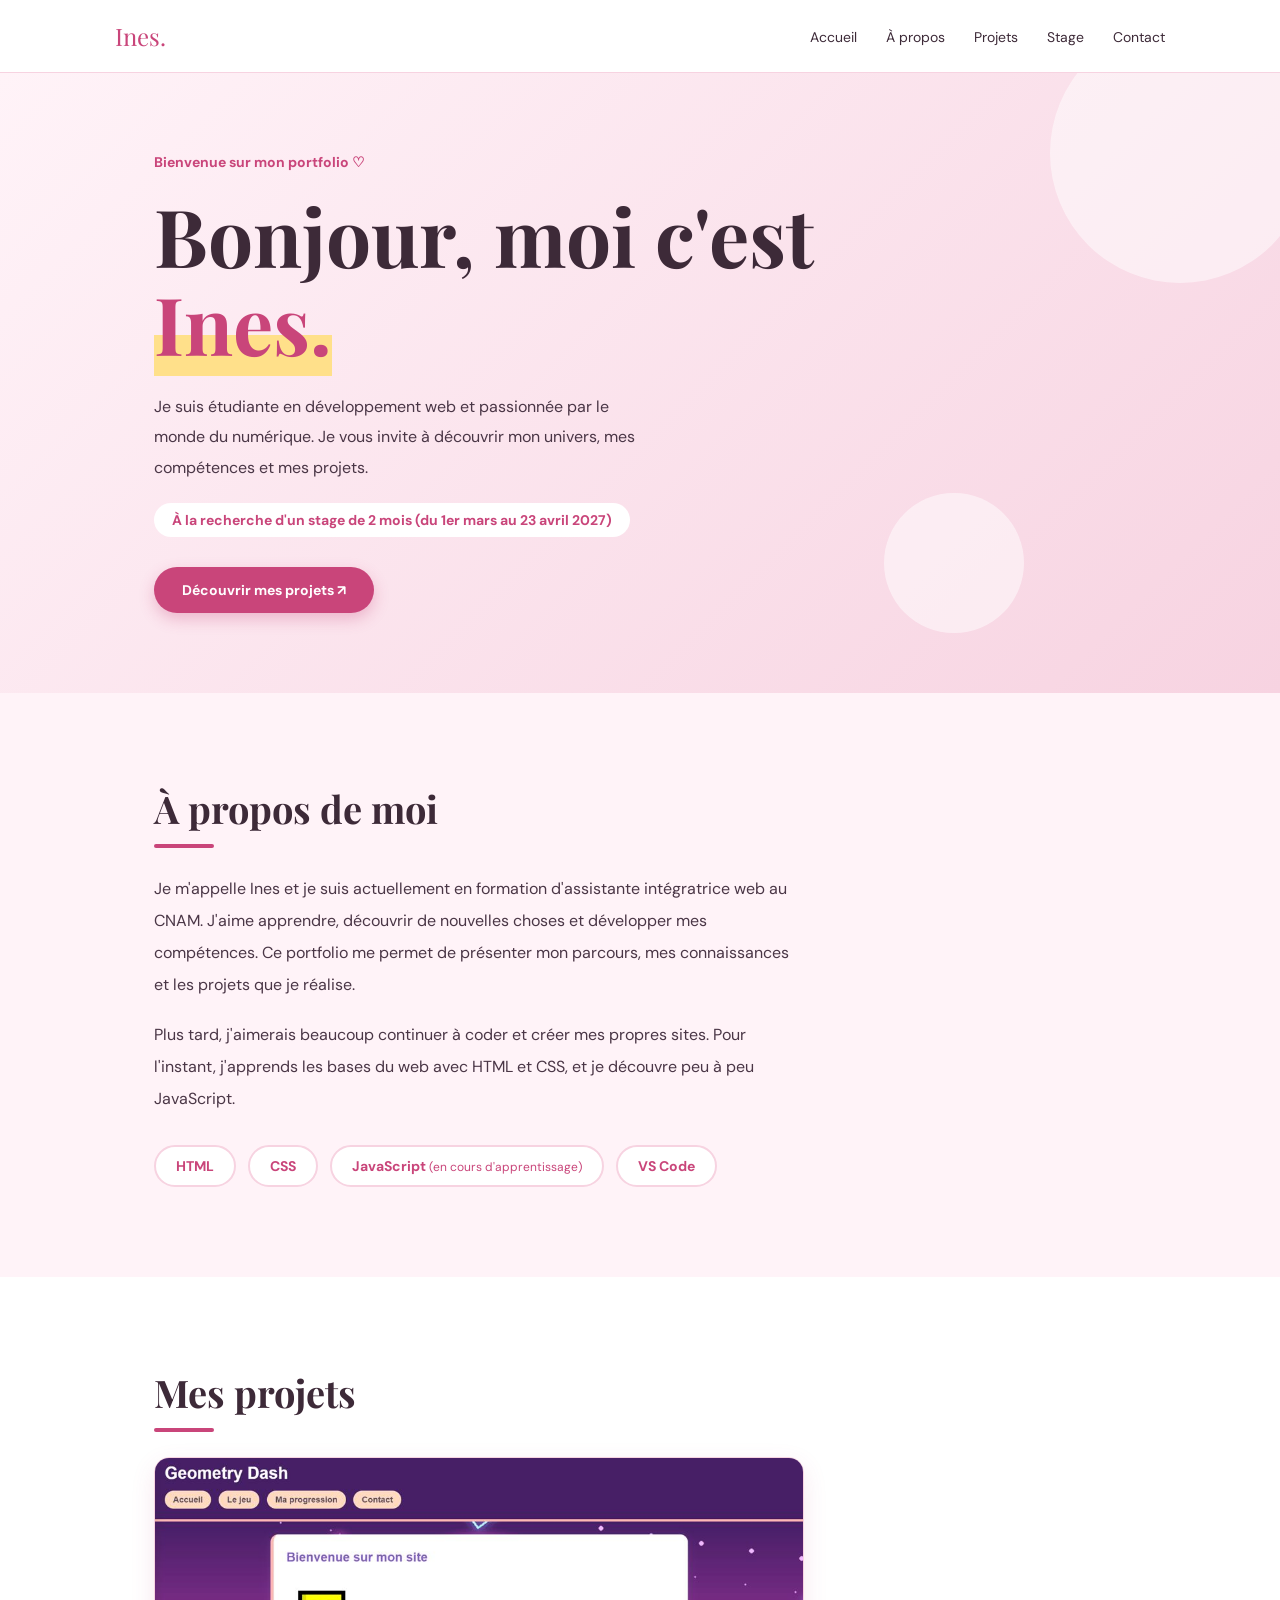
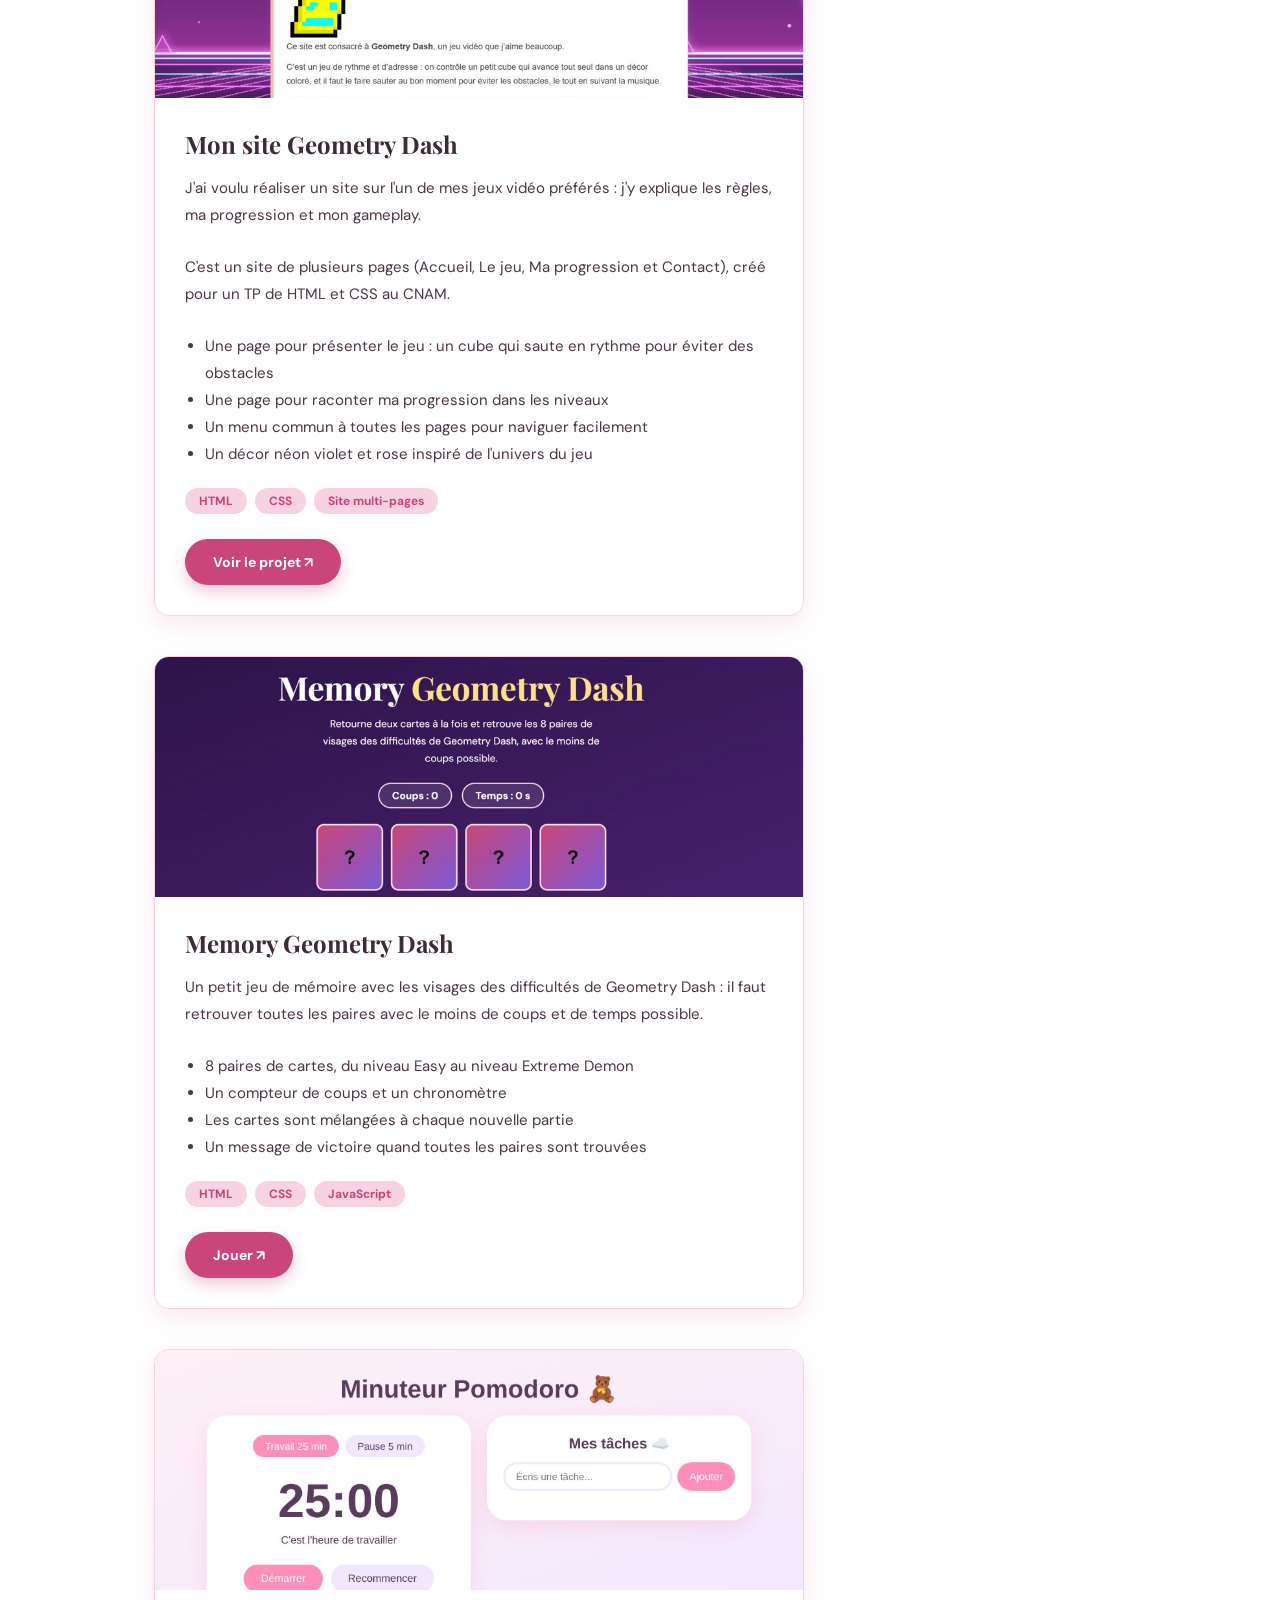
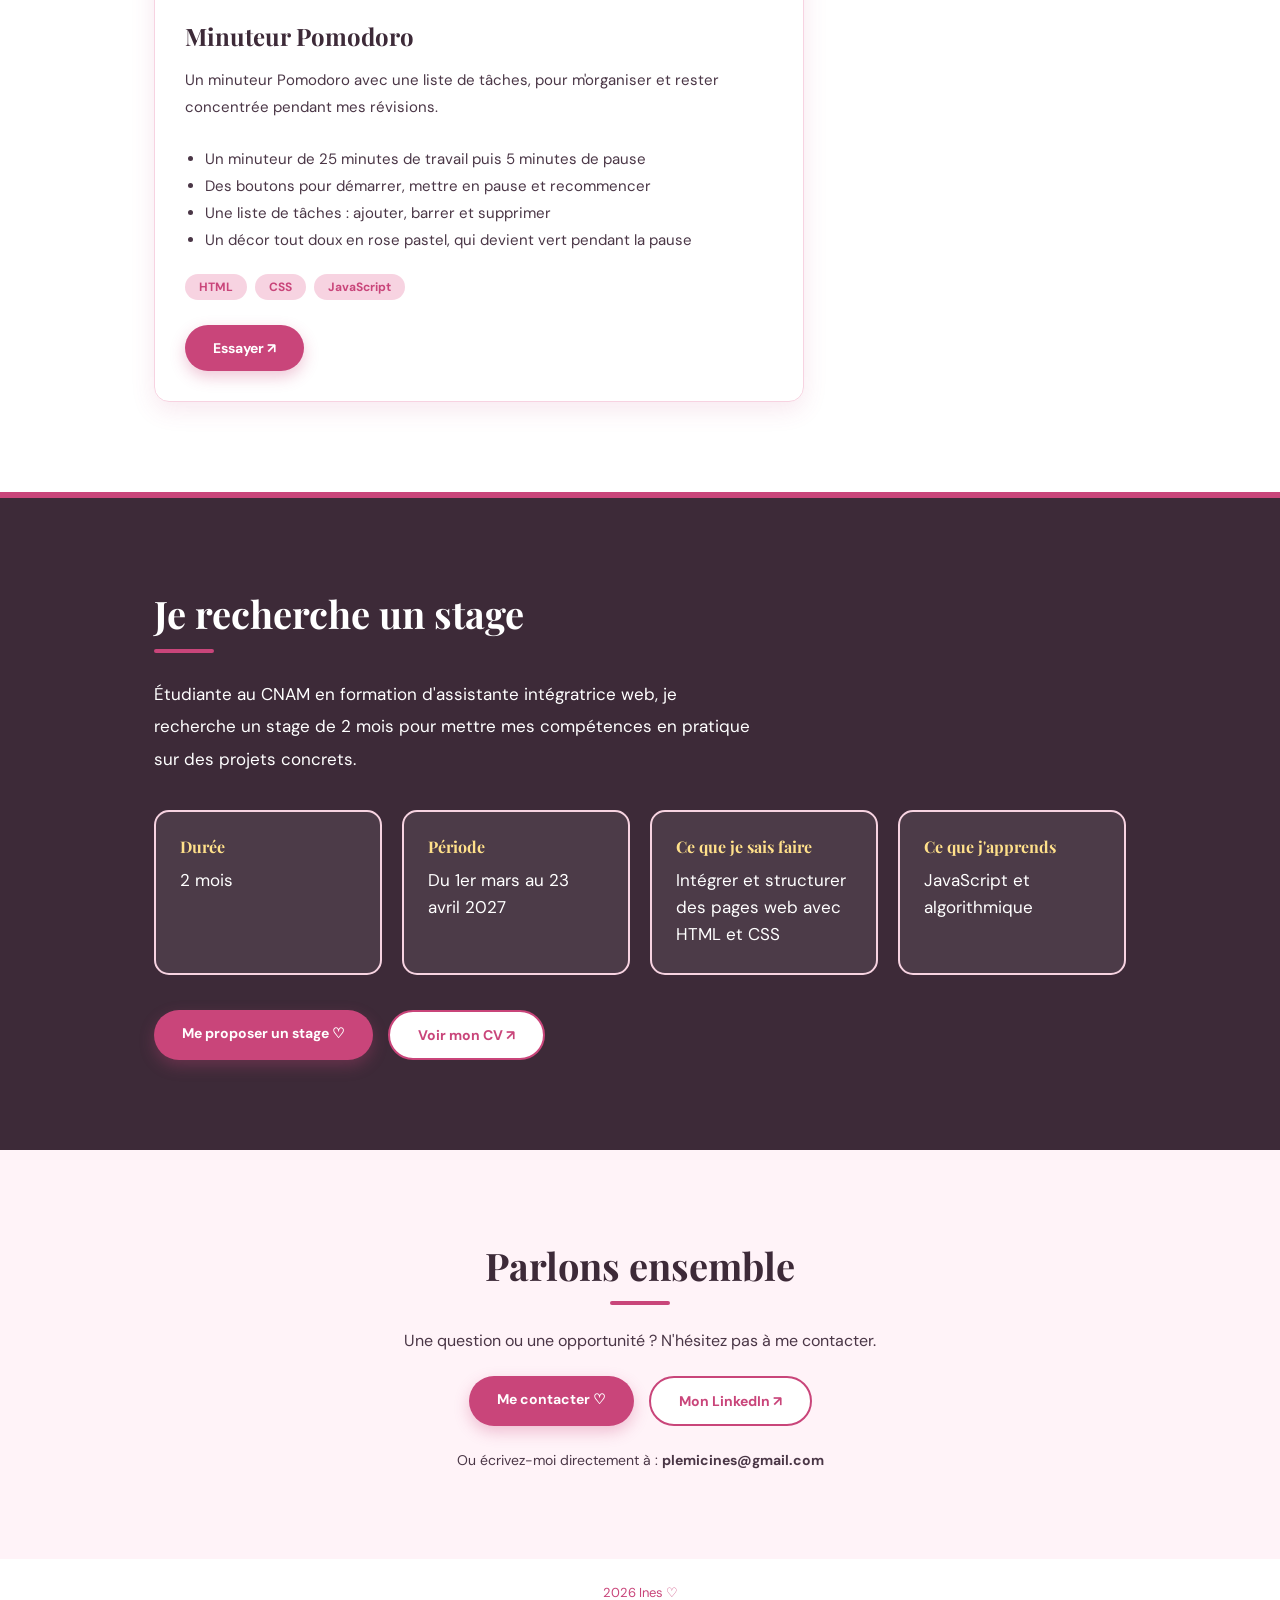
<file: index.html>
<!DOCTYPE html>
<html lang="fr">
<head>
<meta charset="UTF-8">
<meta name="viewport" content="width=device-width, initial-scale=1.0">
<title>Ines · Portfolio</title>

<link rel="preconnect" href="https://fonts.googleapis.com">
<link href="https://fonts.googleapis.com/css2?family=DM+Sans:wght@400;500;700&family=Playfair+Display:wght@500;700&display=swap" rel="stylesheet">

<style>
:root {
  --rose: #f7d3e1;
  --rose-clair: #fff3f8;
  --framboise: #c9457a;
  --jaune: #ffe08a;
  --fonce: #3d2a38;
}

* {
  margin: 0;
  padding: 0;
  box-sizing: border-box;
}

html {
  scroll-behavior: smooth;
}

body {
  font-family: 'DM Sans', sans-serif;
  background: white;
  color: #4a3646;
  overflow-x: hidden;
}

h1, h2, h3, .logo {
  font-family: 'Playfair Display', serif;
  color: var(--fonce);
}

nav {
  display: flex;
  justify-content: space-between;
  align-items: center;
  padding: 20px 9%;
  background: rgba(255, 255, 255, 0.95);
  border-bottom: 1px solid var(--rose);
  position: sticky;
  top: 0;
  z-index: 10;
}

.logo {
  font-size: 24px;
  color: var(--framboise);
}

nav a {
  text-decoration: none;
  color: var(--fonce);
  margin-left: 25px;
  font-size: 14px;
  transition: 0.3s;
}

nav a:hover {
  color: var(--framboise);
}

.hero {
  position: relative;  overflow: hidden;
  min-height: 600px;
  display: flex;
  flex-direction: column;
  justify-content: center;
  padding: 80px 12%;
  background: linear-gradient(135deg, var(--rose-clair), var(--rose));
}

.bulle {
  position: absolute;
  border-radius: 50%;
  background: white;
  opacity: 0.5;
  animation: flotte 7s ease-in-out infinite;
}

.bulle1 { width: 260px; height: 260px; top: -50px; right: -30px; }
.bulle2 { width: 140px; height: 140px; bottom: 60px; right: 20%; animation-delay: 3s; }

@keyframes flotte {
  0%, 100% { transform: translateY(0); }
  50%      { transform: translateY(-20px); }
}

.hero .tag, .hero h1, .hero .description, .hero .stage, .hero .btn {
  position: relative;
  z-index: 1;
}

.tag {
  color: var(--framboise);
  font-size: 14px;
  font-weight: 700;
  margin-bottom: 20px;
}

h1 {
  font-size: clamp(44px, 7vw, 80px);
  line-height: 1.1;
  max-width: 700px;
}

h1 span {
  color: var(--framboise);
  background: linear-gradient(transparent 62%, var(--jaune) 62%);
}

.description {
  line-height: 1.9;
  max-width: 500px;
  margin: 25px 0 30px;
  font-size: 16px;
}

.btn {
  display: inline-block;
  width: fit-content;
  padding: 14px 28px;
  background: var(--framboise);
  color: white;
  border-radius: 30px;
  box-shadow: 0 6px 15px rgba(201, 69, 122, 0.3);
  text-decoration: none;
  font-size: 14px;
  font-weight: 700;
  transition: 0.3s;
}

.btn:hover {
  transform: translateY(-3px);
  box-shadow: 0 10px 20px rgba(201, 69, 122, 0.35);
}

section {
  padding: 90px 12%;
}

h2 {
  font-size: 38px;
  margin-bottom: 25px;
}

h2::after {
  content: "";
  display: block;
  width: 60px;
  height: 4px;
  background: var(--framboise);
  border-radius: 2px;
  margin-top: 10px;
}

.about {
  background: var(--rose-clair);
}

.about p {
  line-height: 2;
  max-width: 650px;
}

.skills {
  display: flex;
  flex-wrap: wrap;
  gap: 12px;
  margin-top: 30px;
}

.skills span {
  background: white;
  border: 2px solid var(--rose);
  padding: 10px 20px;
  border-radius: 30px;
  color: var(--framboise);
  font-size: 14px;
  font-weight: 700;
  transition: 0.3s;
}

.skills span:hover {
  background: var(--rose);
  transform: translateY(-3px);
}

.project-card {
  border: 1px solid var(--rose);
  border-radius: 15px;
  overflow: hidden;
  max-width: 650px;
  box-shadow: 0 8px 25px rgba(201, 69, 122, 0.12);
  transition: 0.3s;
}

.project-card:hover {
  transform: translateY(-6px);
  box-shadow: 0 15px 35px rgba(201, 69, 122, 0.22);
}

.project-image img {
  display: block;
  width: 100%;
  height: 240px;
  object-fit: cover;  object-position: top;}

.project-info {
  padding: 30px;
}

.project-info h3 {
  font-size: 24px;
}

.project-info p {
  line-height: 1.8;
  font-size: 15px;
  margin: 15px 0 25px;
}

.contact {
  background: var(--rose-clair);
  text-align: center;
}

.contact h2::after {
  margin: 10px auto 0;}

.contact p {
  margin-bottom: 25px;
}

.contact .email {
  margin: 25px 0 0;
  font-size: 14px;
}

.contact .btn {
  margin: auto;
}

footer {
  text-align: center;
  padding: 25px;
  color: var(--framboise);
  font-size: 13px;
}

.stage {
  display: inline-block;
  width: fit-content;
  background: white;
  color: var(--framboise);
  font-size: 14px;
  font-weight: 700;
  padding: 8px 18px;
  border-radius: 30px;
  margin: -10px 0 30px;
  text-decoration: none;
}

.about .suite {
  margin-top: 18px;
}

.skills small {
  font-weight: 400;
  font-size: 12px;
}

.details {
  margin: 0 0 20px 20px;
  line-height: 1.8;
  font-size: 15px;
}

.tags {
  display: flex;
  flex-wrap: wrap;
  gap: 8px;
  margin-bottom: 25px;
}

.tags span {
  background: var(--rose);
  color: var(--framboise);
  padding: 5px 14px;
  border-radius: 20px;
  font-size: 12px;
  font-weight: 700;
}

.contact-btns {
  display: flex;
  flex-wrap: wrap;
  justify-content: center;
  gap: 15px;
}

.contact-btns .btn {
  margin: 0;
}

.btn-alt {
  background: white;
  color: var(--framboise);
  border: 2px solid var(--framboise);
  box-shadow: none;
}

.btn-alt:hover {
  background: var(--rose);
  box-shadow: none;
}

.project-card + .project-card {
  margin-top: 40px;
}

.stage-section {
  background: var(--fonce);
  color: white;
  border-top: 6px solid var(--framboise);
}

.stage-section h2 {
  color: white;
}

.stage-intro {
  max-width: 600px;
  line-height: 1.9;
  font-size: 17px;
}

.stage-cards {
  display: grid;
  grid-template-columns: repeat(auto-fit, minmax(220px, 1fr));
  gap: 20px;
  margin: 35px 0;
}

.stage-card {
  background: rgba(255, 255, 255, 0.08);
  border: 2px solid var(--rose);
  border-radius: 15px;
  padding: 24px;
}

.stage-card h3 {
  color: var(--jaune);
  font-size: 16px;
  margin-bottom: 10px;
}

.stage-card p {
  line-height: 1.6;
  font-size: 17px;
}

.stage-btns {
  display: flex;
  flex-wrap: wrap;
  gap: 15px;
}

@media (max-width: 650px) {
  nav {
    padding: 18px 5%;
  }

  nav a {
    margin-left: 10px;
    font-size: 12px;
  }

  .hero, section {
    padding: 70px 7%;
  }

  h2 {
    font-size: 30px;
  }
}
</style>
</head>

<body>

<nav>
  <div class="logo">Ines.</div>
  <div>
    <a href="#home">Accueil</a>
    <a href="#about">À propos</a>
    <a href="#projects">Projets</a>
    <a href="#stage">Stage</a>
    <a href="#contact">Contact</a>
  </div>
</nav>

<header class="hero" id="home">
  <div class="bulle bulle1"></div>
  <div class="bulle bulle2"></div>

  <div class="tag">Bienvenue sur mon portfolio ♡</div>

  <h1>Bonjour, moi c'est <span>Ines.</span></h1>

  <p class="description">
    Je suis étudiante en développement web
    et passionnée par le monde du numérique.
    Je vous invite à découvrir mon univers, mes compétences
    et mes projets.
  </p>

  <a href="#stage" class="stage">À la recherche d'un stage de 2 mois (du 1er mars au 23 avril 2027)</a>

  <a href="#projects" class="btn">Découvrir mes projets ↗</a>
</header>

<section class="about" id="about">
  <h2>À propos de moi</h2>

  <p>
    Je m'appelle Ines et je suis actuellement en formation
    d'assistante intégratrice web au CNAM.
    J'aime apprendre, découvrir de nouvelles choses
    et développer mes compétences.
    Ce portfolio me permet de présenter mon parcours,
    mes connaissances et les projets que je réalise.
  </p>

  <p class="suite">
    Plus tard, j'aimerais beaucoup continuer à coder
    et créer mes propres sites. Pour l'instant, j'apprends les bases
    du web avec HTML et CSS, et je découvre peu à peu JavaScript.
  </p>

  <div class="skills">
    <span>HTML</span>
    <span>CSS</span>
    <span>JavaScript <small>(en cours d'apprentissage)</small></span>
    <span>VS Code</span>
  </div>
</section>

<section id="projects">
  <h2>Mes projets</h2>

  <div class="project-card">
    <div class="project-image">
      <img src="[data-uri]" alt="Aperçu de mon site Geometry Dash">
    </div>

    <div class="project-info">
      <h3>Mon site Geometry Dash</h3>

      <p>
        J'ai voulu réaliser un site sur l'un de mes jeux vidéo préférés :
        j'y explique les règles, ma progression et mon gameplay.
      </p>

      <p>
        C'est un site de plusieurs pages (Accueil, Le jeu, Ma progression
        et Contact), créé pour un TP de HTML et CSS au CNAM.
      </p>

      <ul class="details">
        <li>Une page pour présenter le jeu : un cube qui saute en rythme pour éviter des obstacles</li>
        <li>Une page pour raconter ma progression dans les niveaux</li>
        <li>Un menu commun à toutes les pages pour naviguer facilement</li>
        <li>Un décor néon violet et rose inspiré de l'univers du jeu</li>
      </ul>

      <div class="tags">
        <span>HTML</span>
        <span>CSS</span>
        <span>Site multi-pages</span>
      </div>

      <a class="btn" href="https://plemicines-art.github.io/inesgluscevic.github.io/gdsite/indexgd" target="_blank">
        Voir le projet ↗
      </a>
    </div>
  </div>
  <div class="project-card">
    <div class="project-image">
      <img src="[data-uri]" alt="Aperçu de mon jeu Memory Geometry Dash">
    </div>

    <div class="project-info">
      <h3>Memory Geometry Dash</h3>

      <p>
        Un petit jeu de mémoire avec les visages des difficultés de Geometry Dash :
        il faut retrouver toutes les paires avec le moins de coups et de temps possible.
      </p>

      <ul class="details">
        <li>8 paires de cartes, du niveau Easy au niveau Extreme Demon</li>
        <li>Un compteur de coups et un chronomètre</li>
        <li>Les cartes sont mélangées à chaque nouvelle partie</li>
        <li>Un message de victoire quand toutes les paires sont trouvées</li>
      </ul>

      <div class="tags">
        <span>HTML</span>
        <span>CSS</span>
        <span>JavaScript</span>
      </div>

      <a class="btn" href="memory/memory.html" target="_blank">
        Jouer ↗
      </a>
    </div>
  </div>

  <div class="project-card">
    <div class="project-image">
      <img src="[data-uri]" alt="Aperçu de mon minuteur Pomodoro">
    </div>

    <div class="project-info">
      <h3>Minuteur Pomodoro</h3>

      <p>
        Un minuteur Pomodoro avec une liste de tâches, pour m'organiser
        et rester concentrée pendant mes révisions.
      </p>

      <ul class="details">
        <li>Un minuteur de 25 minutes de travail puis 5 minutes de pause</li>
        <li>Des boutons pour démarrer, mettre en pause et recommencer</li>
        <li>Une liste de tâches : ajouter, barrer et supprimer</li>
        <li>Un décor tout doux en rose pastel, qui devient vert pendant la pause</li>
      </ul>

      <div class="tags">
        <span>HTML</span>
        <span>CSS</span>
        <span>JavaScript</span>
      </div>

      <a class="btn" href="pomodoro/pomodoro.html" target="_blank">
        Essayer ↗
      </a>
    </div>
  </div>
</section>

<section class="stage-section" id="stage">
  <h2>Je recherche un stage</h2>

  <p class="stage-intro">
    Étudiante au CNAM en formation d'assistante intégratrice web,
    je recherche un stage de 2 mois pour mettre mes compétences
    en pratique sur des projets concrets.
  </p>

  <div class="stage-cards">
    <div class="stage-card">
      <h3>Durée</h3>
      <p>2 mois</p>
    </div>
    <div class="stage-card">
      <h3>Période</h3>
      <p>Du 1er mars au 23 avril 2027</p>
    </div>
    <div class="stage-card">
      <h3>Ce que je sais faire</h3>
      <p>Intégrer et structurer des pages web avec HTML et CSS</p>
    </div>
    <div class="stage-card">
      <h3>Ce que j'apprends</h3>
      <p>JavaScript et algorithmique</p>
    </div>
  </div>

  <div class="stage-btns">
    <a href="https://mail.google.com/mail/?view=cm&to=plemicines@gmail.com" target="_blank" class="btn">Me proposer un stage ♡</a>
    <a href="cv-ines-gluscevic.pdf" target="_blank" class="btn btn-alt">Voir mon CV ↗</a>
  </div>
</section>

<section class="contact" id="contact">
  <h2>Parlons ensemble</h2>

  <p>Une question ou une opportunité ? N'hésitez pas à me contacter.</p>

  <div class="contact-btns">
    <a href="https://mail.google.com/mail/?view=cm&to=plemicines@gmail.com" target="_blank" class="btn">Me contacter ♡</a>
    <a href="https://www.linkedin.com/in/ines-gluscevic" target="_blank" class="btn btn-alt">Mon LinkedIn ↗</a>
  </div>

  <p class="email">Ou écrivez-moi directement à : <strong>plemicines@gmail.com</strong></p>
</section>

<footer>
  2026 Ines ♡
</footer>

</body>
</html>
</file>
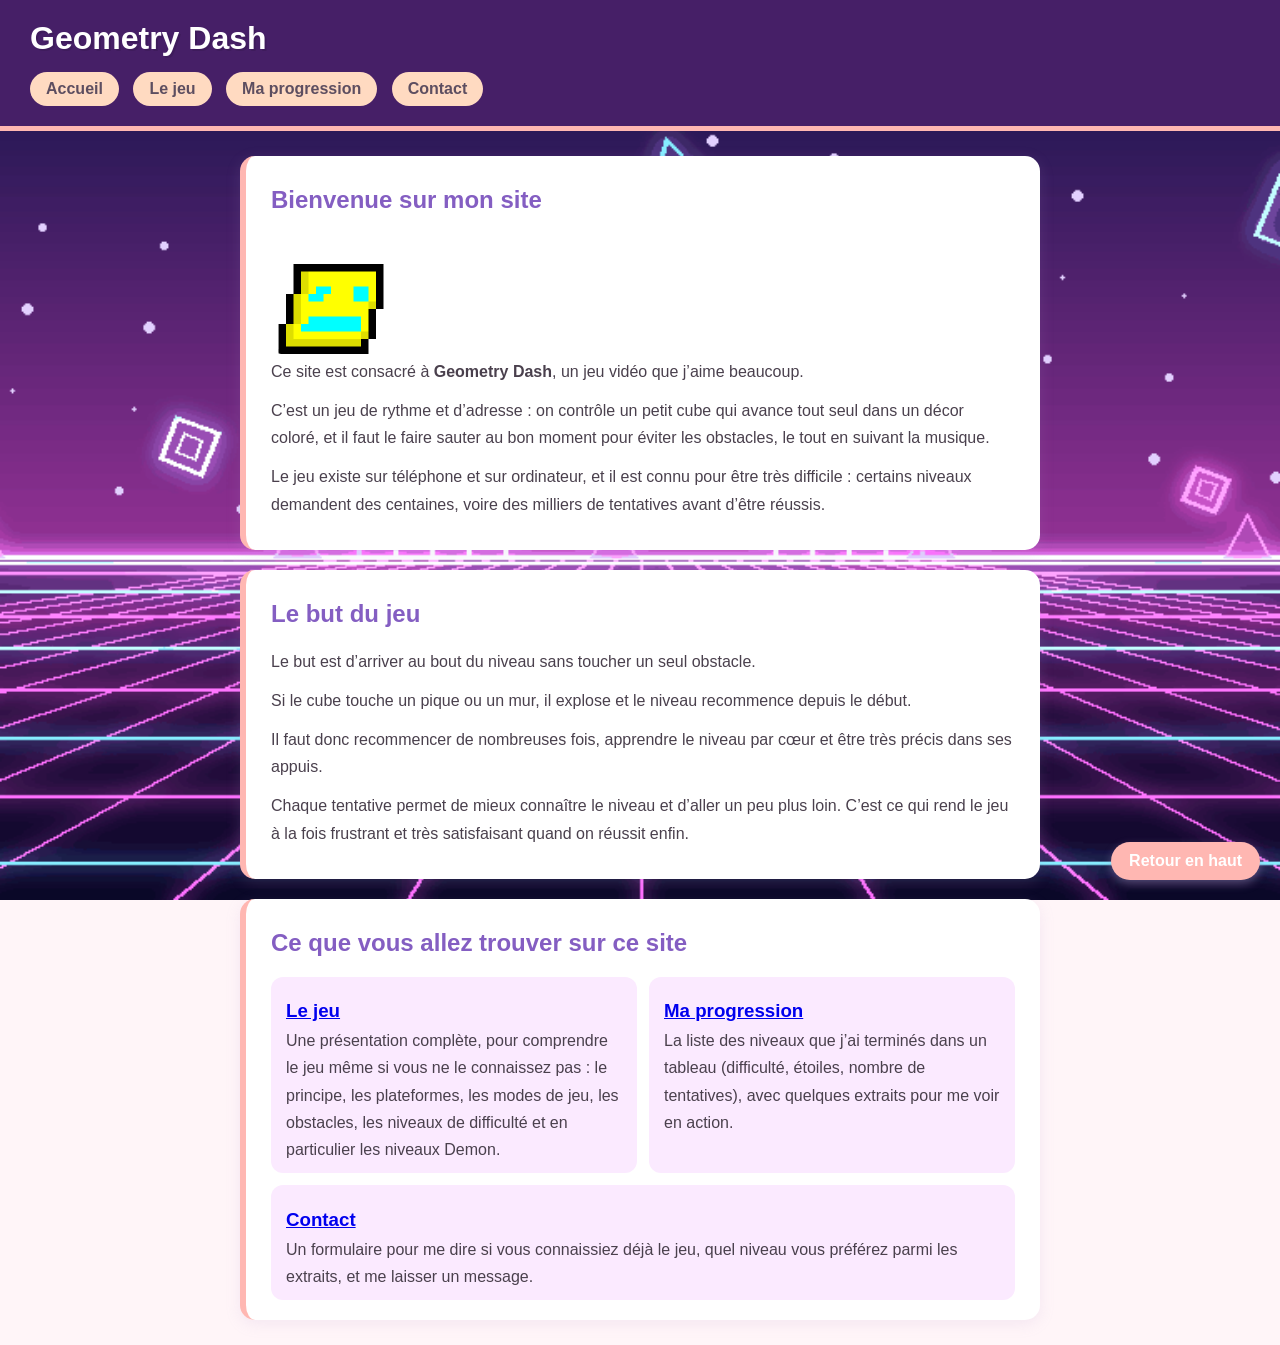
<file: gdsite/index.html>
<!DOCTYPE html>
<html lang="fr">
<head>
  <meta charset="UTF-8">
  <meta name="viewport" content="width=device-width, initial-scale=1.0">
  <title>Accueil - Geometry Dash</title>
  <link rel="icon" href="images/cube.svg">
  <link rel="stylesheet" href="css/style.css">
</head>
<body>
  <header>
    <h1>Geometry Dash</h1>
    <nav>
      <a href="index.html">Accueil</a>
      <a href="jeu.html">Le jeu</a>
      <a href="progression.html">Ma progression</a>
      <a href="contact.html">Contact</a>
    </nav>
  </header>
  <main>
    <section>
    <h2>Bienvenue sur mon site</h2>
    <img src="images/cube.gif" width="120">
    <p>Ce site est consacré à <strong>Geometry Dash</strong>, un jeu vidéo que j’aime beaucoup.</p>
    <p>C’est un jeu de rythme et d’adresse : on contrôle un petit cube qui avance tout seul dans un décor coloré, et il faut le faire sauter au bon moment pour éviter les obstacles, le tout en suivant la musique.</p>
    <p>Le jeu existe sur téléphone et sur ordinateur, et il est connu pour être très difficile : certains niveaux demandent des centaines, voire des milliers de tentatives avant d’être réussis.</p>
    </section>

    <section>
    <h2>Le but du jeu</h2>
    <p>Le but est d’arriver au bout du niveau sans toucher un seul obstacle.</p>
    <p>Si le cube touche un pique ou un mur, il explose et le niveau recommence depuis le début.</p>
    <p>Il faut donc recommencer de nombreuses fois, apprendre le niveau par cœur et être très précis dans ses appuis.</p>
    <p>Chaque tentative permet de mieux connaître le niveau et d’aller un peu plus loin. C’est ce qui rend le jeu à la fois frustrant et très satisfaisant quand on réussit enfin.</p>
    </section>

    <section>
    <h2>Ce que vous allez trouver sur ce site</h2>
    <div class="cartes">
      <div class="carte">
        <h3><a href="jeu.html">Le jeu</a></h3>
        <p>Une présentation complète, pour comprendre le jeu même si vous ne le connaissez pas : le principe, les plateformes, les modes de jeu, les obstacles, les niveaux de difficulté et en particulier les niveaux Demon.</p>
      </div>
      <div class="carte">
        <h3><a href="progression.html">Ma progression</a></h3>
        <p>La liste des niveaux que j’ai terminés dans un tableau (difficulté, étoiles, nombre de tentatives), avec quelques extraits pour me voir en action.</p>
      </div>
      <div class="carte">
        <h3><a href="contact.html">Contact</a></h3>
        <p>Un formulaire pour me dire si vous connaissiez déjà le jeu, quel niveau vous préférez parmi les extraits, et me laisser un message.</p>
      </div>
    </div>
    </section>
        <a class="retour" href="#">Retour en haut</a>
  </main>
</body>
</html>
</file>
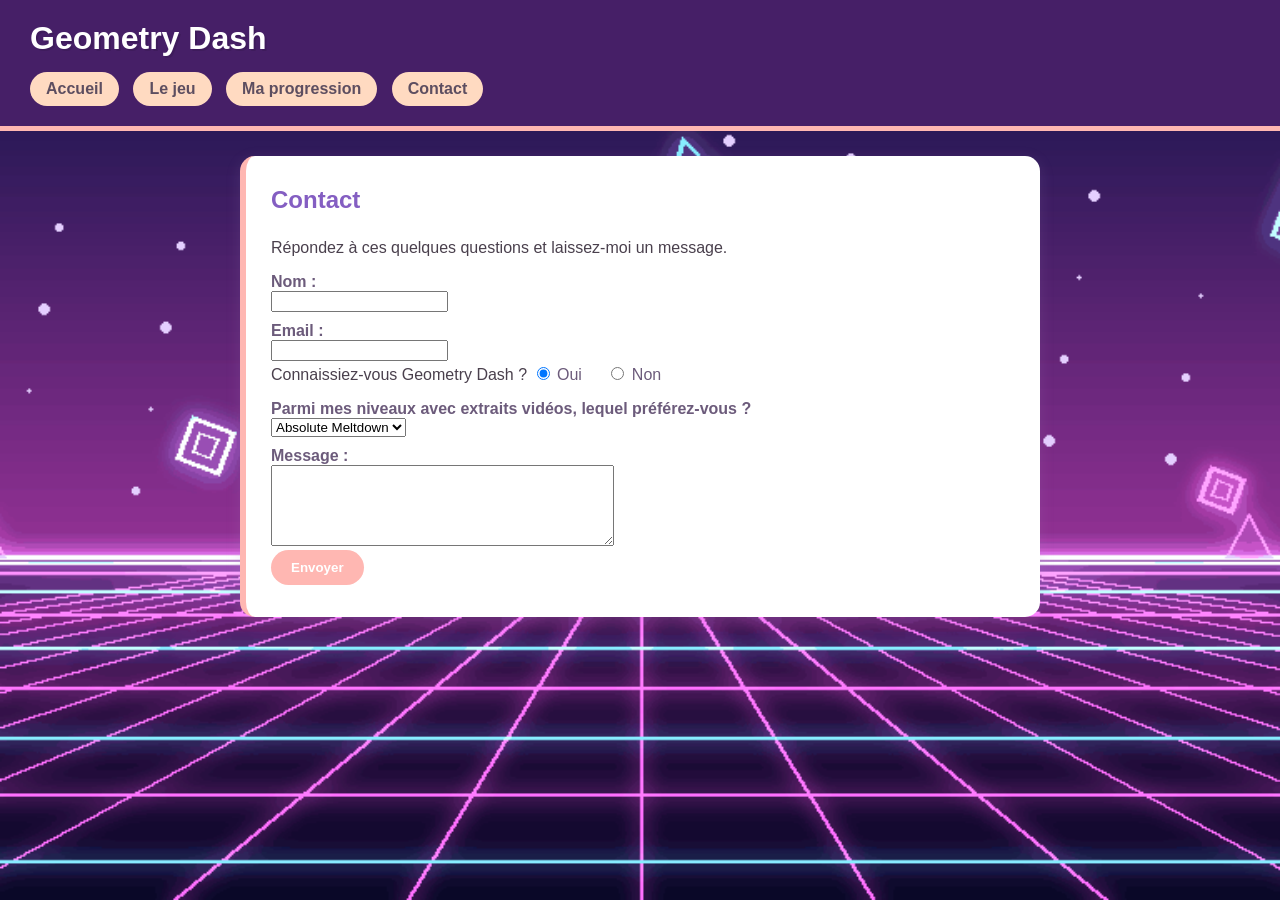
<file: gdsite/contact.html>
<!DOCTYPE html>
<html lang="fr">
<head>
  <meta charset="UTF-8">
  <meta name="viewport" content="width=device-width, initial-scale=1.0">
  <title>Contact - Geometry Dash</title>
  <link rel="icon" href="images/cube.svg">
  <link rel="stylesheet" href="css/style.css">
</head>
<body>
  <header>
    <h1>Geometry Dash</h1>
    <nav>
      <a href="indexgd.html">Accueil</a>
      <a href="jeu.html">Le jeu</a>
      <a href="progression.html">Ma progression</a>
      <a href="contact.html">Contact</a>
    </nav>
  </header>
  <main>
    <section>
      <h2>Contact</h2>
      <p>Répondez à ces quelques questions et laissez-moi un message.</p>
      
      <form action="merci.html" method="POST">
        <input type="hidden" value="merci.html">

        <label for="Nom">Nom :</label>
        <input type="text" id="Nom" name="Nom">

        <label for="email">Email :</label>
        <input type="email" id="email" name="email">

        <p>Connaissiez-vous Geometry Dash ?
          <input type="radio" id="oui" name="connaissait" value="oui" checked>
          <label class="cote" for="oui">Oui</label>
          <input type="radio" id="non" name="connaissait" value="non">
          <label class="cote" for="non">Non</label>
        </p>

        <label for="niveau">Parmi mes niveaux avec extraits vidéos, lequel préférez-vous ?</label>
        <select id="niveau" name="niveau">
          <option>Absolute Meltdown</option>
          <option>Cosmic Dolphin</option>
          <option>Try Together</option>
          <option>Different Space</option>
        </select>

        <label for="message">Message :</label>
        <textarea id="message" name="message" rows="5" cols="40"></textarea>

        <p><button type="submit">Envoyer</button></p>
      </form>
    </section>
  </main>
</body>
</html>
</file>
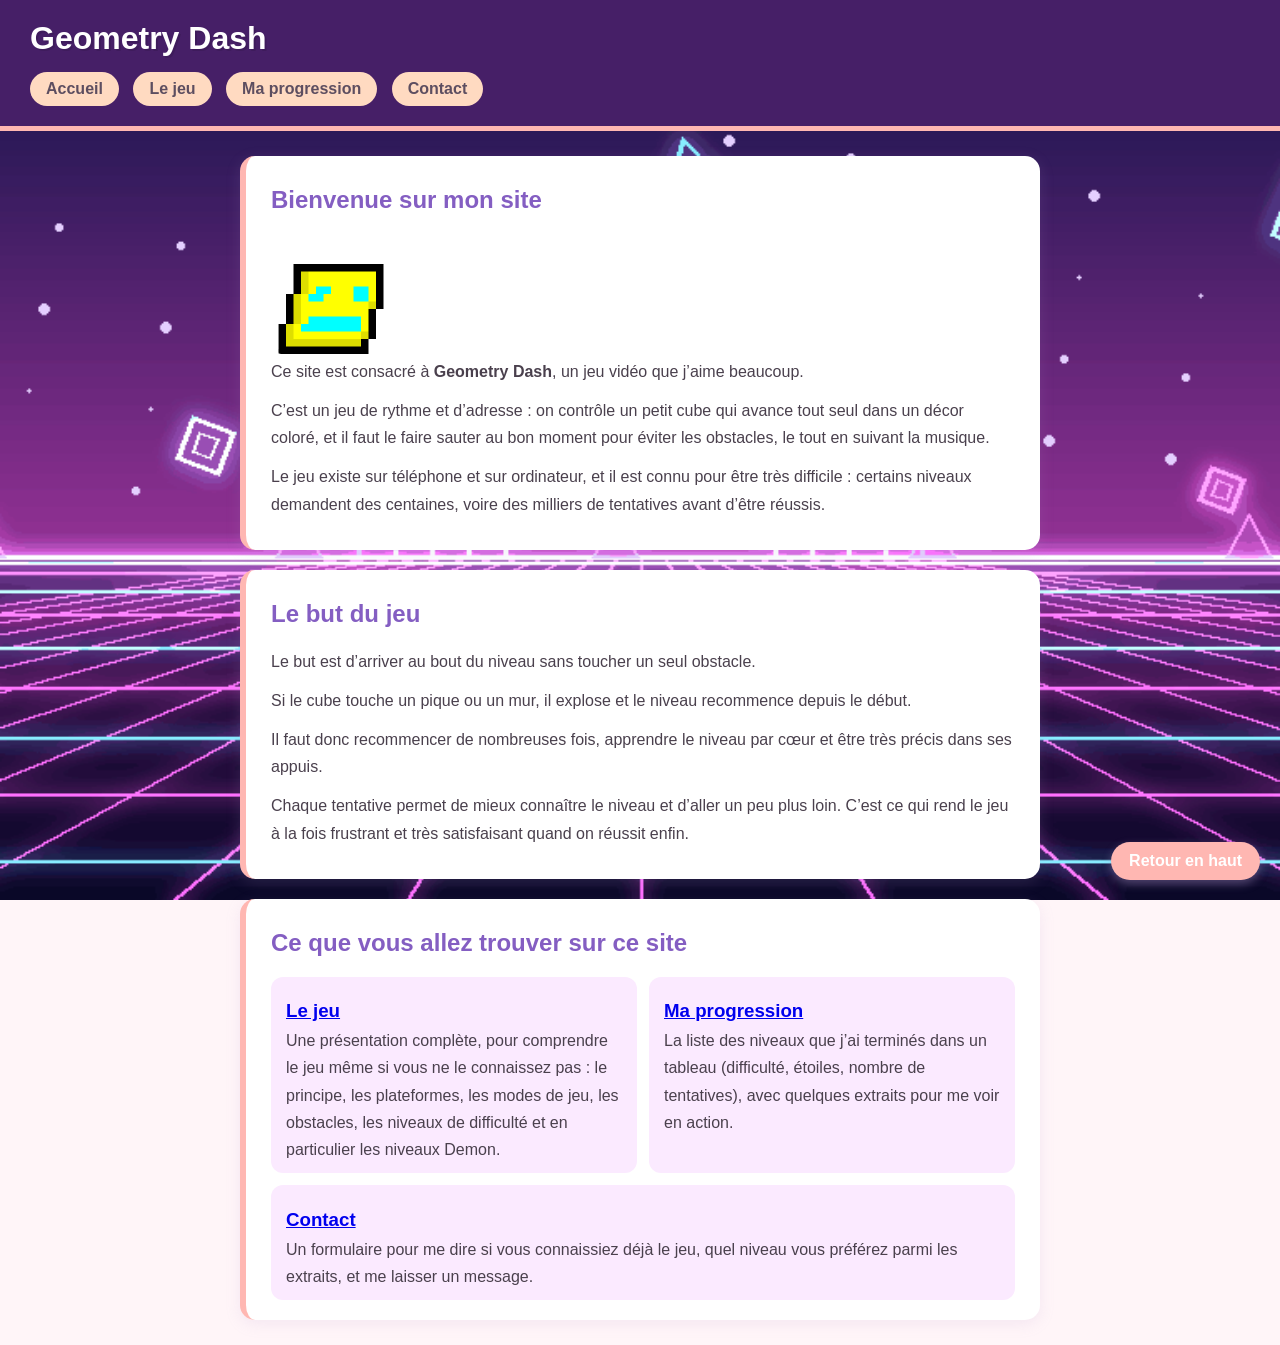
<file: gdsite/indexgd.html>
<!DOCTYPE html>
<html lang="fr">
<head>
  <meta charset="UTF-8">
  <meta name="viewport" content="width=device-width, initial-scale=1.0">
  <title>Accueil - Geometry Dash</title>
  <link rel="icon" href="images/cube.svg">
  <link rel="stylesheet" href="css/style.css">
</head>
<body>
  <header>
    <h1>Geometry Dash</h1>
    <nav>
      <a href="index.html">Accueil</a>
      <a href="jeu.html">Le jeu</a>
      <a href="progression.html">Ma progression</a>
      <a href="contact.html">Contact</a>
    </nav>
  </header>
  <main>
    <section>
    <h2>Bienvenue sur mon site</h2>
    <img src="images/cube.gif" width="120">
    <p>Ce site est consacré à <strong>Geometry Dash</strong>, un jeu vidéo que j’aime beaucoup.</p>
    <p>C’est un jeu de rythme et d’adresse : on contrôle un petit cube qui avance tout seul dans un décor coloré, et il faut le faire sauter au bon moment pour éviter les obstacles, le tout en suivant la musique.</p>
    <p>Le jeu existe sur téléphone et sur ordinateur, et il est connu pour être très difficile : certains niveaux demandent des centaines, voire des milliers de tentatives avant d’être réussis.</p>
    </section>

    <section>
    <h2>Le but du jeu</h2>
    <p>Le but est d’arriver au bout du niveau sans toucher un seul obstacle.</p>
    <p>Si le cube touche un pique ou un mur, il explose et le niveau recommence depuis le début.</p>
    <p>Il faut donc recommencer de nombreuses fois, apprendre le niveau par cœur et être très précis dans ses appuis.</p>
    <p>Chaque tentative permet de mieux connaître le niveau et d’aller un peu plus loin. C’est ce qui rend le jeu à la fois frustrant et très satisfaisant quand on réussit enfin.</p>
    </section>

    <section>
    <h2>Ce que vous allez trouver sur ce site</h2>
    <div class="cartes">
      <div class="carte">
        <h3><a href="jeu.html">Le jeu</a></h3>
        <p>Une présentation complète, pour comprendre le jeu même si vous ne le connaissez pas : le principe, les plateformes, les modes de jeu, les obstacles, les niveaux de difficulté et en particulier les niveaux Demon.</p>
      </div>
      <div class="carte">
        <h3><a href="progression.html">Ma progression</a></h3>
        <p>La liste des niveaux que j’ai terminés dans un tableau (difficulté, étoiles, nombre de tentatives), avec quelques extraits pour me voir en action.</p>
      </div>
      <div class="carte">
        <h3><a href="contact.html">Contact</a></h3>
        <p>Un formulaire pour me dire si vous connaissiez déjà le jeu, quel niveau vous préférez parmi les extraits, et me laisser un message.</p>
      </div>
    </div>
    </section>
        <a class="retour" href="#">Retour en haut</a>
  </main>
</body>
</html>
</file>
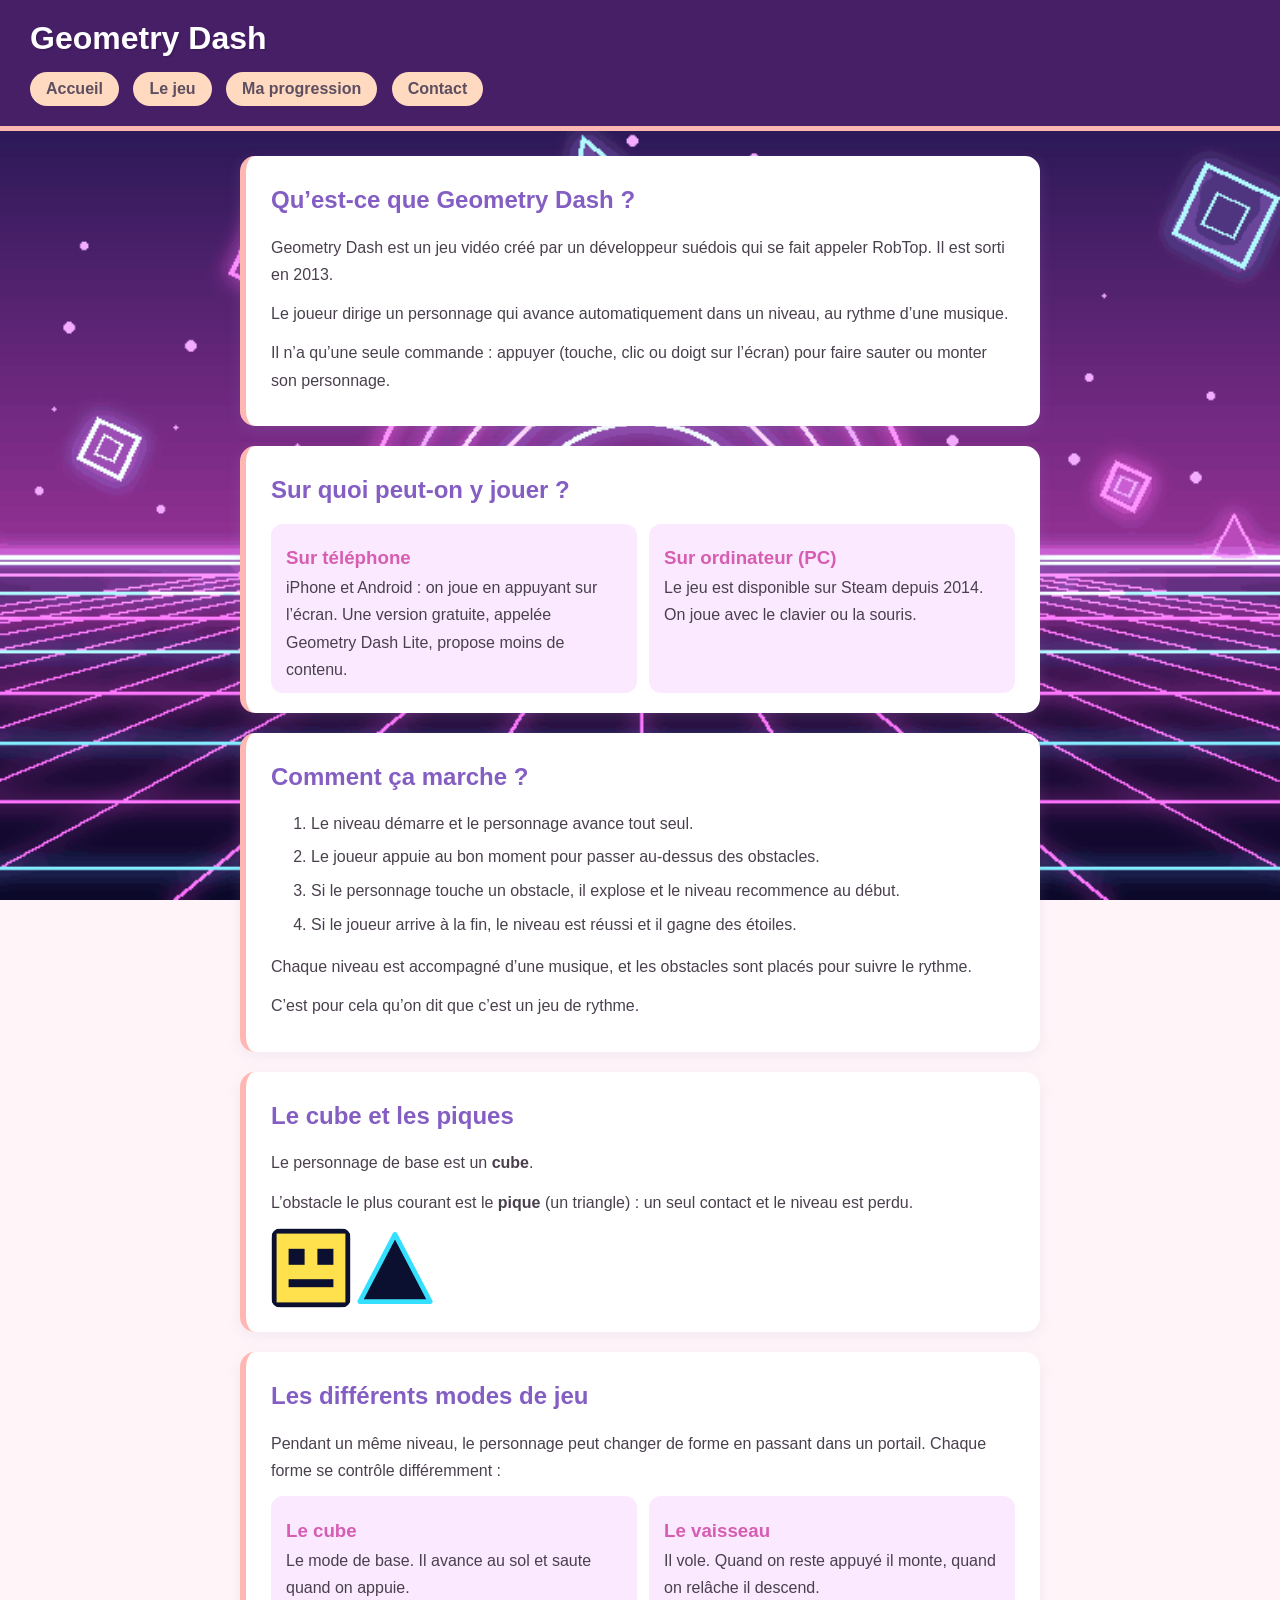
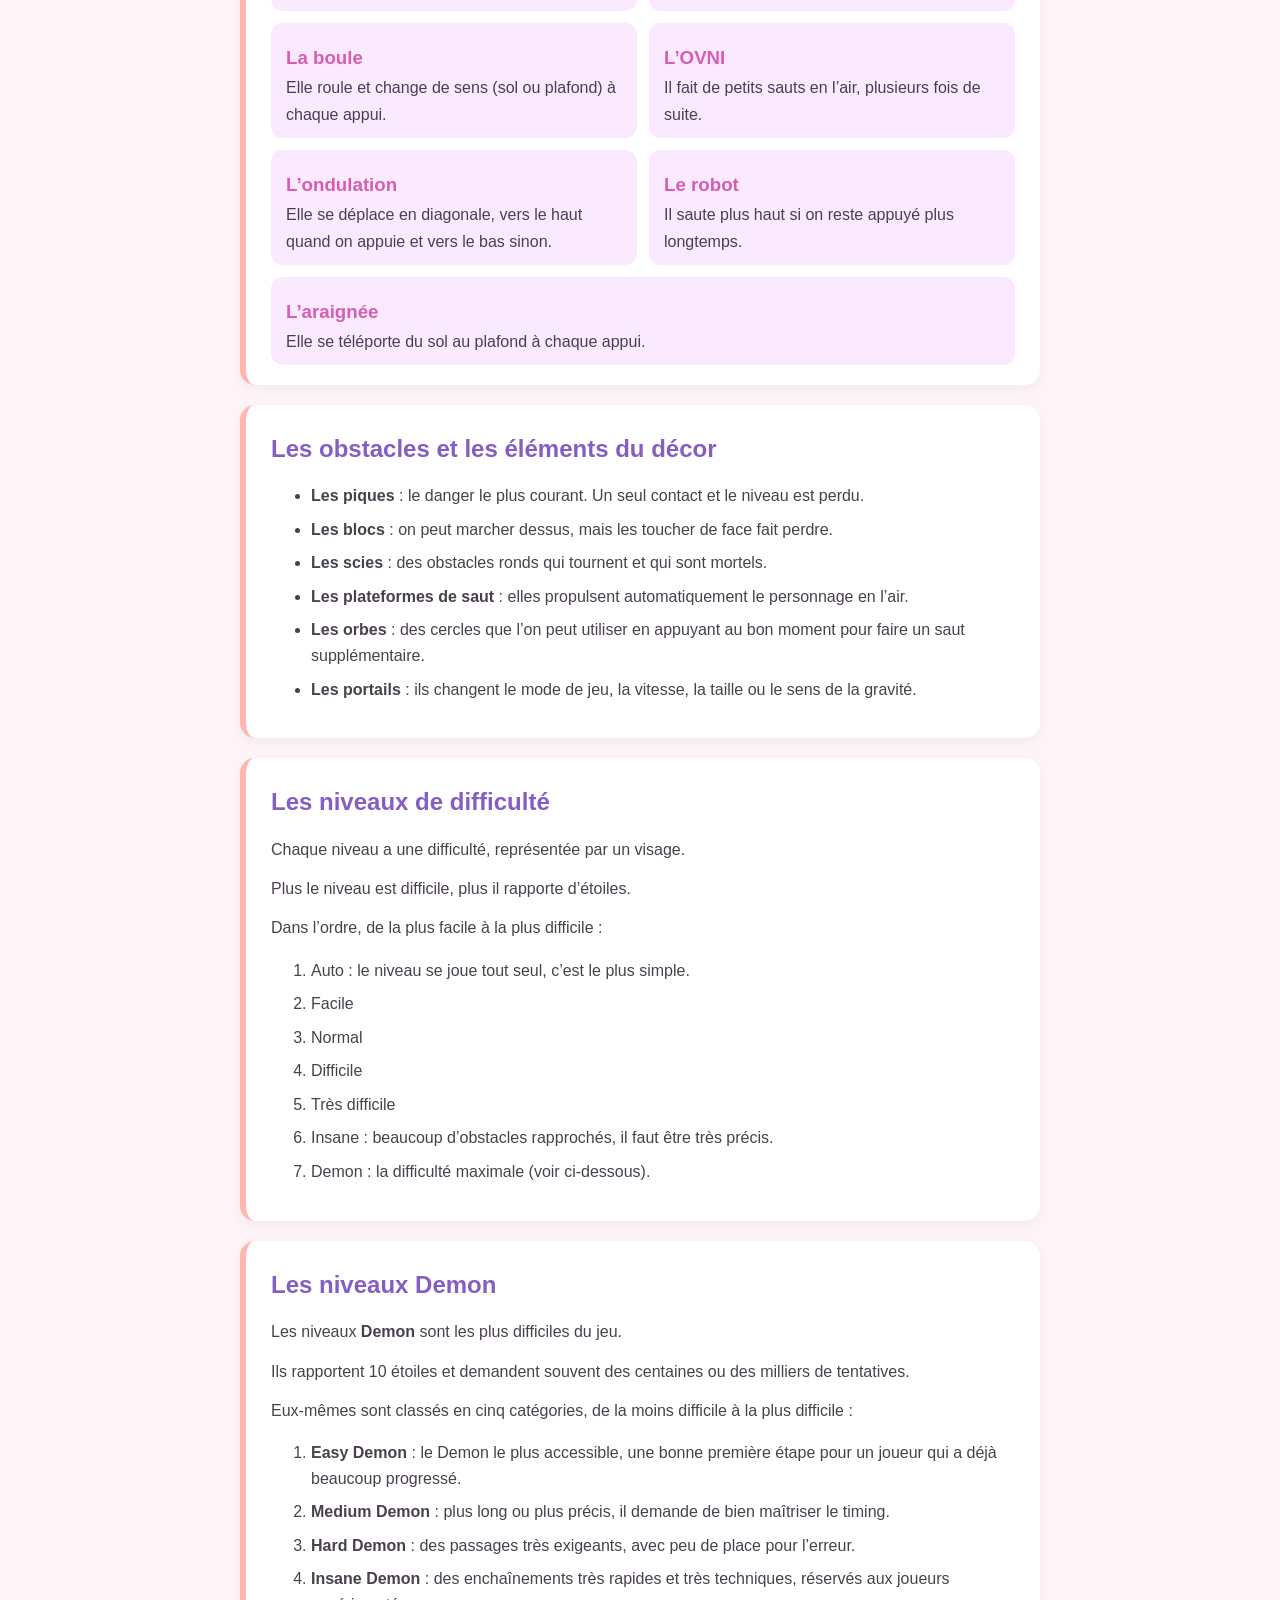
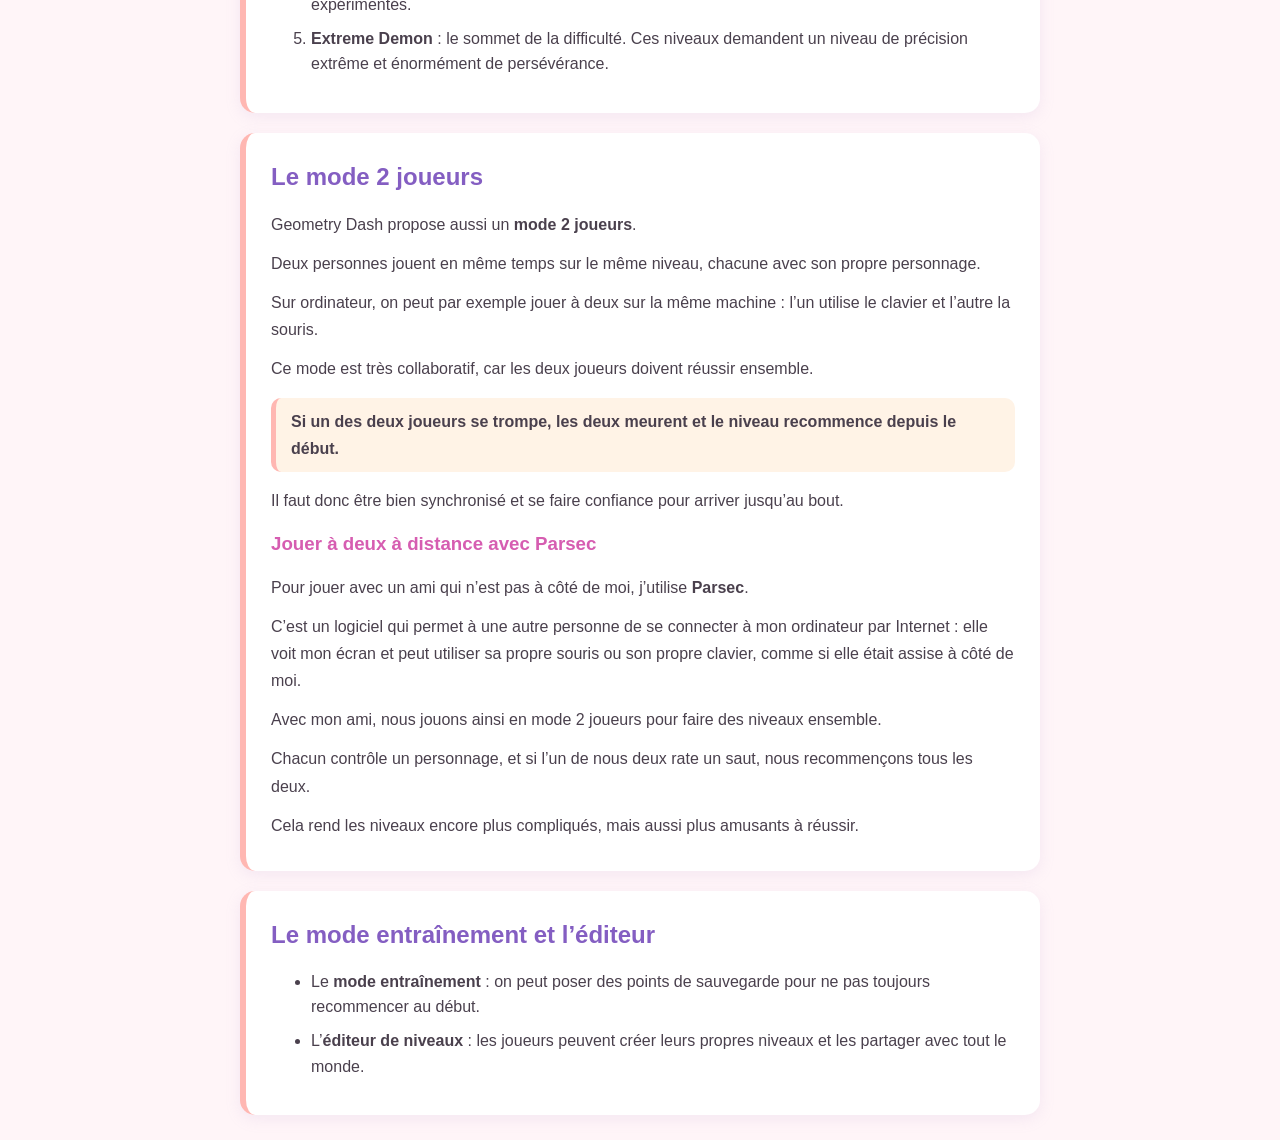
<file: gdsite/jeu.html>
<!DOCTYPE html>
<html lang="fr">
<head>
  <meta charset="UTF-8">
  <meta name="viewport" content="width=device-width, initial-scale=1.0">
  <title>Le jeu - Geometry Dash</title>
  <link rel="stylesheet" href="css/style.css">
</head>
<body>
  <header>
    <h1>Geometry Dash</h1>
    <nav>
      <a href="indexgd.html">Accueil</a>
      <a href="jeu.html">Le jeu</a>
      <a href="progression.html">Ma progression</a>
      <a href="contact.html">Contact</a>
    </nav>
  </header>
  <main>
    <section>
    <h2>Qu’est-ce que Geometry Dash ?</h2>
    <p>Geometry Dash est un jeu vidéo créé par un développeur suédois qui se fait appeler RobTop. Il est sorti en 2013.</p>
    <p>Le joueur dirige un personnage qui avance automatiquement dans un niveau, au rythme d’une musique.</p>
    <p>Il n’a qu’une seule commande : appuyer (touche, clic ou doigt sur l’écran) pour faire sauter ou monter son personnage.</p>
    </section>

    <section>
    <h2>Sur quoi peut-on y jouer ?</h2>
    <div class="cartes">
      <div class="carte">
        <h3>Sur téléphone</h3>
        <p>iPhone et Android : on joue en appuyant sur l’écran. Une version gratuite, appelée Geometry Dash Lite, propose moins de contenu.</p>
      </div>
      <div class="carte">
        <h3>Sur ordinateur (PC)</h3>
        <p>Le jeu est disponible sur Steam depuis 2014. On joue avec le clavier ou la souris.</p>
      </div>
    </div>
    </section>

    <section>
    <h2>Comment ça marche ?</h2>
    <ol>
      <li>Le niveau démarre et le personnage avance tout seul.</li>
      <li>Le joueur appuie au bon moment pour passer au-dessus des obstacles.</li>
      <li>Si le personnage touche un obstacle, il explose et le niveau recommence au début.</li>
      <li>Si le joueur arrive à la fin, le niveau est réussi et il gagne des étoiles.</li>
    </ol>
    <p>Chaque niveau est accompagné d’une musique, et les obstacles sont placés pour suivre le rythme.</p>
    <p>C’est pour cela qu’on dit que c’est un jeu de rythme.</p>
    </section>

    <section>
    <h2>Le cube et les piques</h2>
    <p>Le personnage de base est un <strong>cube</strong>.</p>
    <p>L’obstacle le plus courant est le <strong>pique</strong> (un triangle) : un seul contact et le niveau est perdu.</p>
    <img src="images/cube.svg" alt="Le cube" width="80">
    <img src="images/pique.svg" alt="Un pique, en forme de triangle" width="80">
    </section>

    <section>
    <h2>Les différents modes de jeu</h2>
    <p>Pendant un même niveau, le personnage peut changer de forme en passant dans un portail. Chaque forme se contrôle différemment :</p>
    <div class="cartes">
      <div class="carte">
        <h3>Le cube</h3>
        <p>Le mode de base. Il avance au sol et saute quand on appuie.</p>
      </div>
      <div class="carte">
        <h3>Le vaisseau</h3>
        <p>Il vole. Quand on reste appuyé il monte, quand on relâche il descend.</p>
      </div>
      <div class="carte">
        <h3>La boule</h3>
        <p>Elle roule et change de sens (sol ou plafond) à chaque appui.</p>
      </div>
      <div class="carte">
        <h3>L’OVNI</h3>
        <p>Il fait de petits sauts en l’air, plusieurs fois de suite.</p>
      </div>
      <div class="carte">
        <h3>L’ondulation</h3>
        <p>Elle se déplace en diagonale, vers le haut quand on appuie et vers le bas sinon.</p>
      </div>
      <div class="carte">
        <h3>Le robot</h3>
        <p>Il saute plus haut si on reste appuyé plus longtemps.</p>
      </div>
      <div class="carte">
        <h3>L’araignée</h3>
        <p>Elle se téléporte du sol au plafond à chaque appui.</p>
      </div>
    </div>
    </section>

    <section>
    <h2>Les obstacles et les éléments du décor</h2>
    <ul>
      <li><strong>Les piques</strong> : le danger le plus courant. Un seul contact et le niveau est perdu.</li>
      <li><strong>Les blocs</strong> : on peut marcher dessus, mais les toucher de face fait perdre.</li>
      <li><strong>Les scies</strong> : des obstacles ronds qui tournent et qui sont mortels.</li>
      <li><strong>Les plateformes de saut</strong> : elles propulsent automatiquement le personnage en l’air.</li>
      <li><strong>Les orbes</strong> : des cercles que l’on peut utiliser en appuyant au bon moment pour faire un saut supplémentaire.</li>
      <li><strong>Les portails</strong> : ils changent le mode de jeu, la vitesse, la taille ou le sens de la gravité.</li>
    </ul>
    </section>

    <section>
    <h2>Les niveaux de difficulté</h2>
    <p>Chaque niveau a une difficulté, représentée par un visage.</p>
    <p>Plus le niveau est difficile, plus il rapporte d’étoiles.</p>
    <p>Dans l’ordre, de la plus facile à la plus difficile :</p>
    <ol>
      <li>Auto : le niveau se joue tout seul, c’est le plus simple.</li>
      <li>Facile</li>
      <li>Normal</li>
      <li>Difficile</li>
      <li>Très difficile</li>
      <li>Insane : beaucoup d’obstacles rapprochés, il faut être très précis.</li>
      <li>Demon : la difficulté maximale (voir ci-dessous).</li>
    </ol>
    </section>

    <section>
    <h2>Les niveaux Demon</h2>
    <p>Les niveaux <strong>Demon</strong> sont les plus difficiles du jeu.</p>
    <p>Ils rapportent 10 étoiles et demandent souvent des centaines ou des milliers de tentatives.</p>
    <p>Eux-mêmes sont classés en cinq catégories, de la moins difficile à la plus difficile :</p>
    <ol>
      <li><strong>Easy Demon</strong> : le Demon le plus accessible, une bonne première étape pour un joueur qui a déjà beaucoup progressé.</li>
      <li><strong>Medium Demon</strong> : plus long ou plus précis, il demande de bien maîtriser le timing.</li>
      <li><strong>Hard Demon</strong> : des passages très exigeants, avec peu de place pour l’erreur.</li>
      <li><strong>Insane Demon</strong> : des enchaînements très rapides et très techniques, réservés aux joueurs expérimentés.</li>
      <li><strong>Extreme Demon</strong> : le sommet de la difficulté. Ces niveaux demandent un niveau de précision extrême et énormément de persévérance.</li>
    </ol>
    </section>

    <section>
    <h2>Le mode 2 joueurs</h2>
    <p>Geometry Dash propose aussi un <strong>mode 2 joueurs</strong>.</p>
    <p>Deux personnes jouent en même temps sur le même niveau, chacune avec son propre personnage.</p>
    <p>Sur ordinateur, on peut par exemple jouer à deux sur la même machine : l’un utilise le clavier et l’autre la souris.</p>
    <p>Ce mode est très collaboratif, car les deux joueurs doivent réussir ensemble.</p>
    <div class="astuce">
      <p><strong>Si un des deux joueurs se trompe, les deux meurent et le niveau recommence depuis le début.</strong></p>
    </div>
    <p>Il faut donc être bien synchronisé et se faire confiance pour arriver jusqu’au bout.</p>

    <h3>Jouer à deux à distance avec Parsec</h3>
    <p>Pour jouer avec un ami qui n’est pas à côté de moi, j’utilise <strong>Parsec</strong>.</p>
    <p>C’est un logiciel qui permet à une autre personne de se connecter à mon ordinateur par Internet : elle voit mon écran et peut utiliser sa propre souris ou son propre clavier, comme si elle était assise à côté de moi.</p>
    <p>Avec mon ami, nous jouons ainsi en mode 2 joueurs pour faire des niveaux ensemble.</p>
    <p>Chacun contrôle un personnage, et si l’un de nous deux rate un saut, nous recommençons tous les deux.</p>
    <p>Cela rend les niveaux encore plus compliqués, mais aussi plus amusants à réussir.</p>
    </section>

    <section>
    <h2>Le mode entraînement et l’éditeur</h2>
    <ul>
      <li>Le <strong>mode entraînement</strong> : on peut poser des points de sauvegarde pour ne pas toujours recommencer au début.</li>
      <li>L’<strong>éditeur de niveaux</strong> : les joueurs peuvent créer leurs propres niveaux et les partager avec tout le monde.</li>
    </ul>
    </section>
  </main>
</body>
</html>
</file>
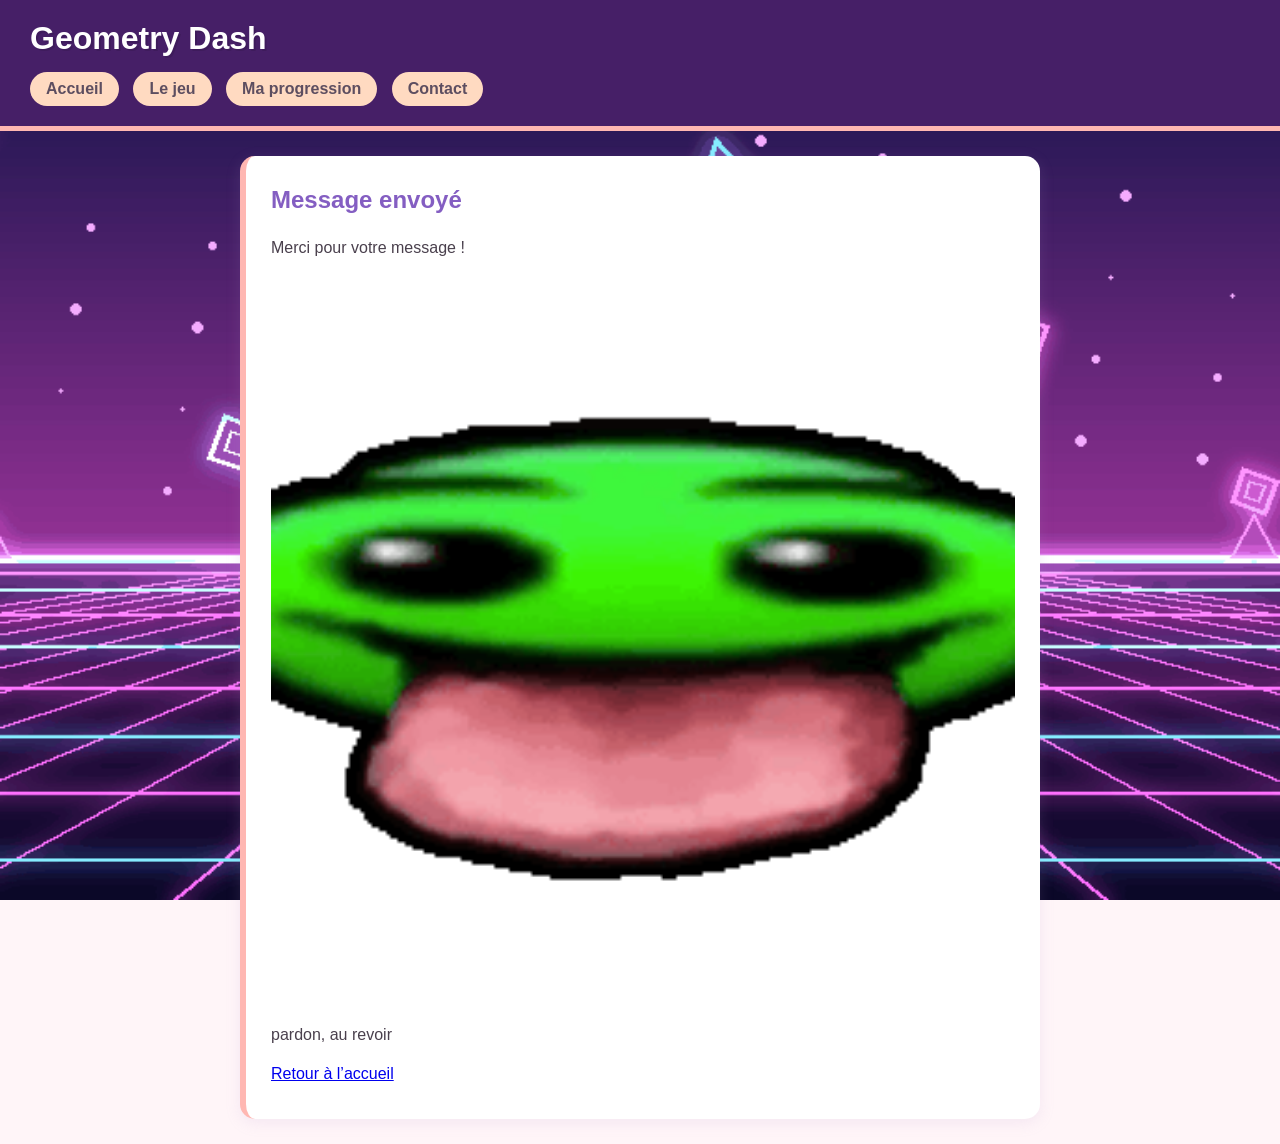
<file: gdsite/merci.html>
<!DOCTYPE html>
<html lang="fr">
<head>
  <meta charset="UTF-8">
  <meta name="viewport" content="width=device-width, initial-scale=1.0">
  <title>Merci - Geometry Dash</title>
  <link rel="icon" href="images/cube.svg">
  <link rel="stylesheet" href="css/style.css">
</head>
<body>
  <header>
    <h1>Geometry Dash</h1>
    <nav>
      <a href="indexgd.html">Accueil</a>
      <a href="jeu.html">Le jeu</a>
      <a href="progression.html">Ma progression</a>
      <a href="contact.html">Contact</a>
    </nav>
  </header>
  <main>
    <section>
    <h2>Message envoyé</h2>
    <p>Merci pour votre message !</p>
    <img src="images/blbl.gif" alt="blbl" width="800">
    <p>pardon, au revoir</p>
    <p><a href="index.html">Retour à l’accueil</a></p>
    </section>
  </main>
</body>
</html>
</file>
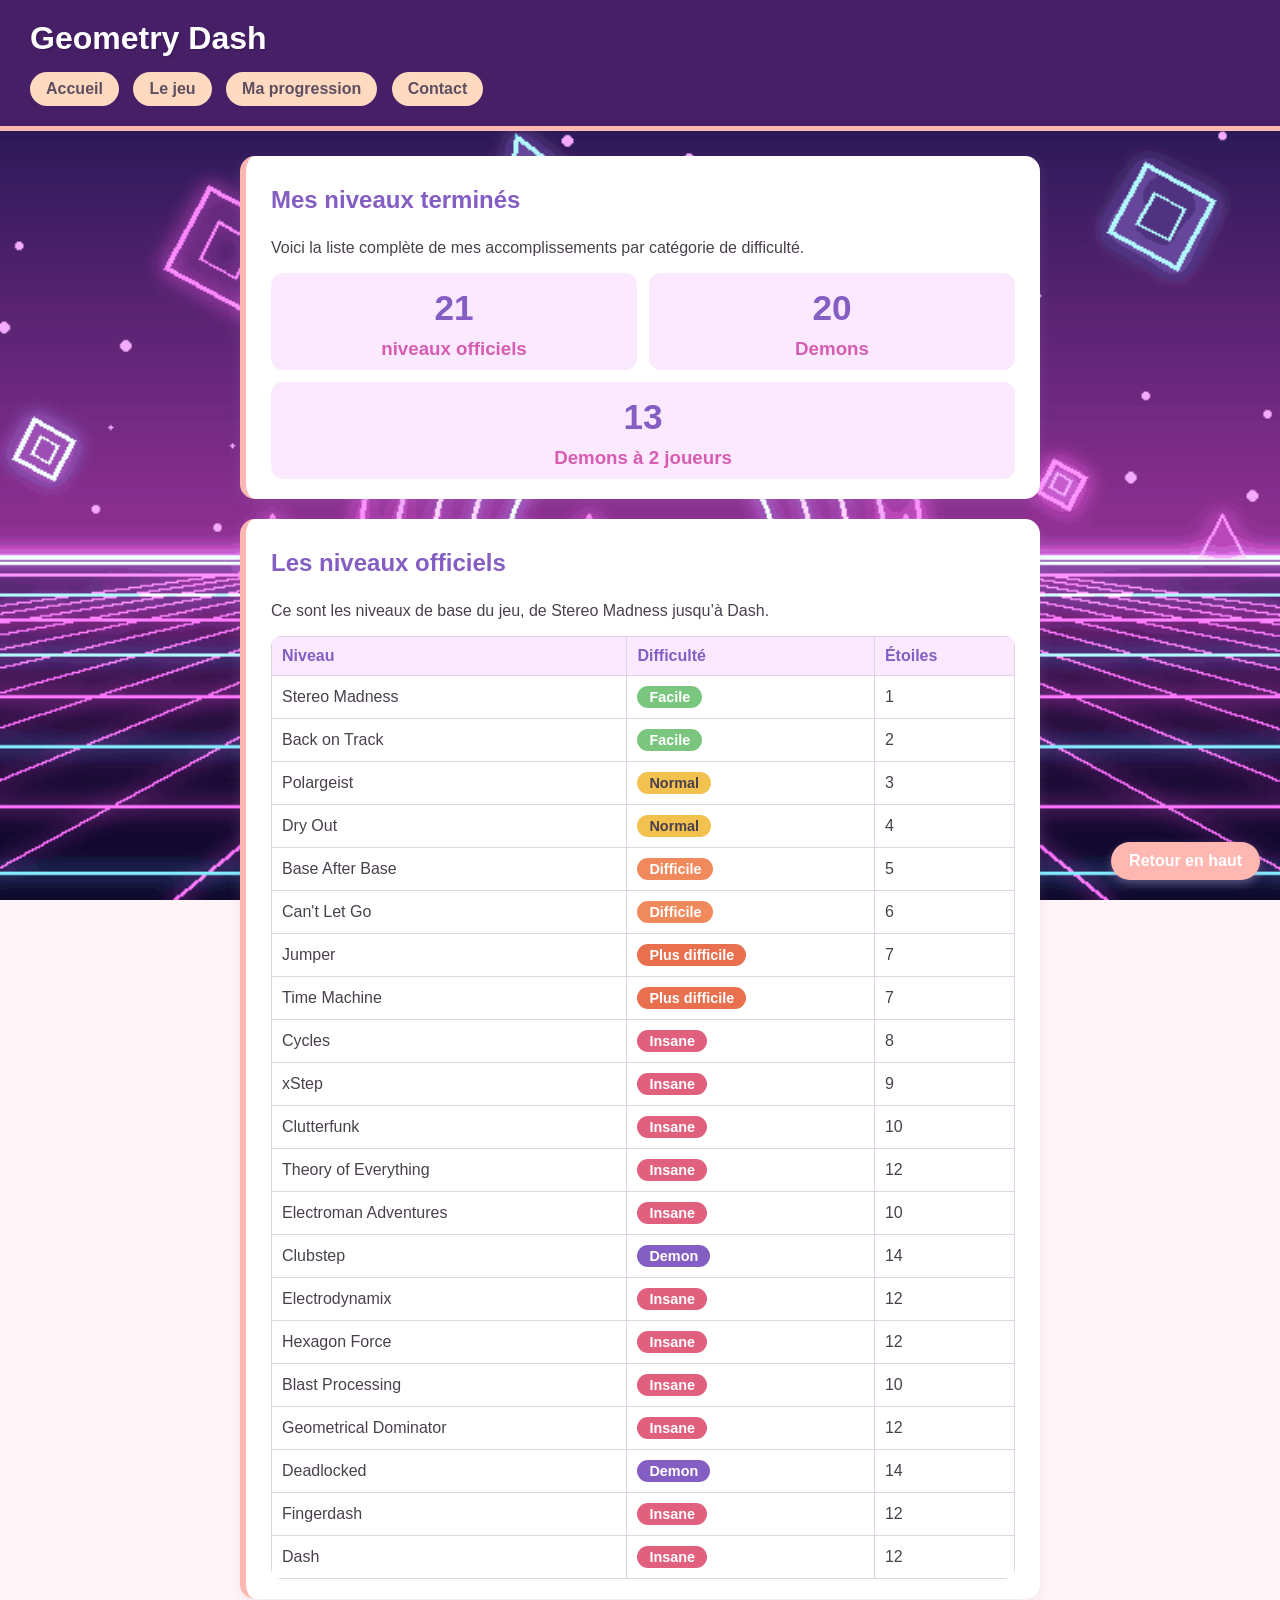
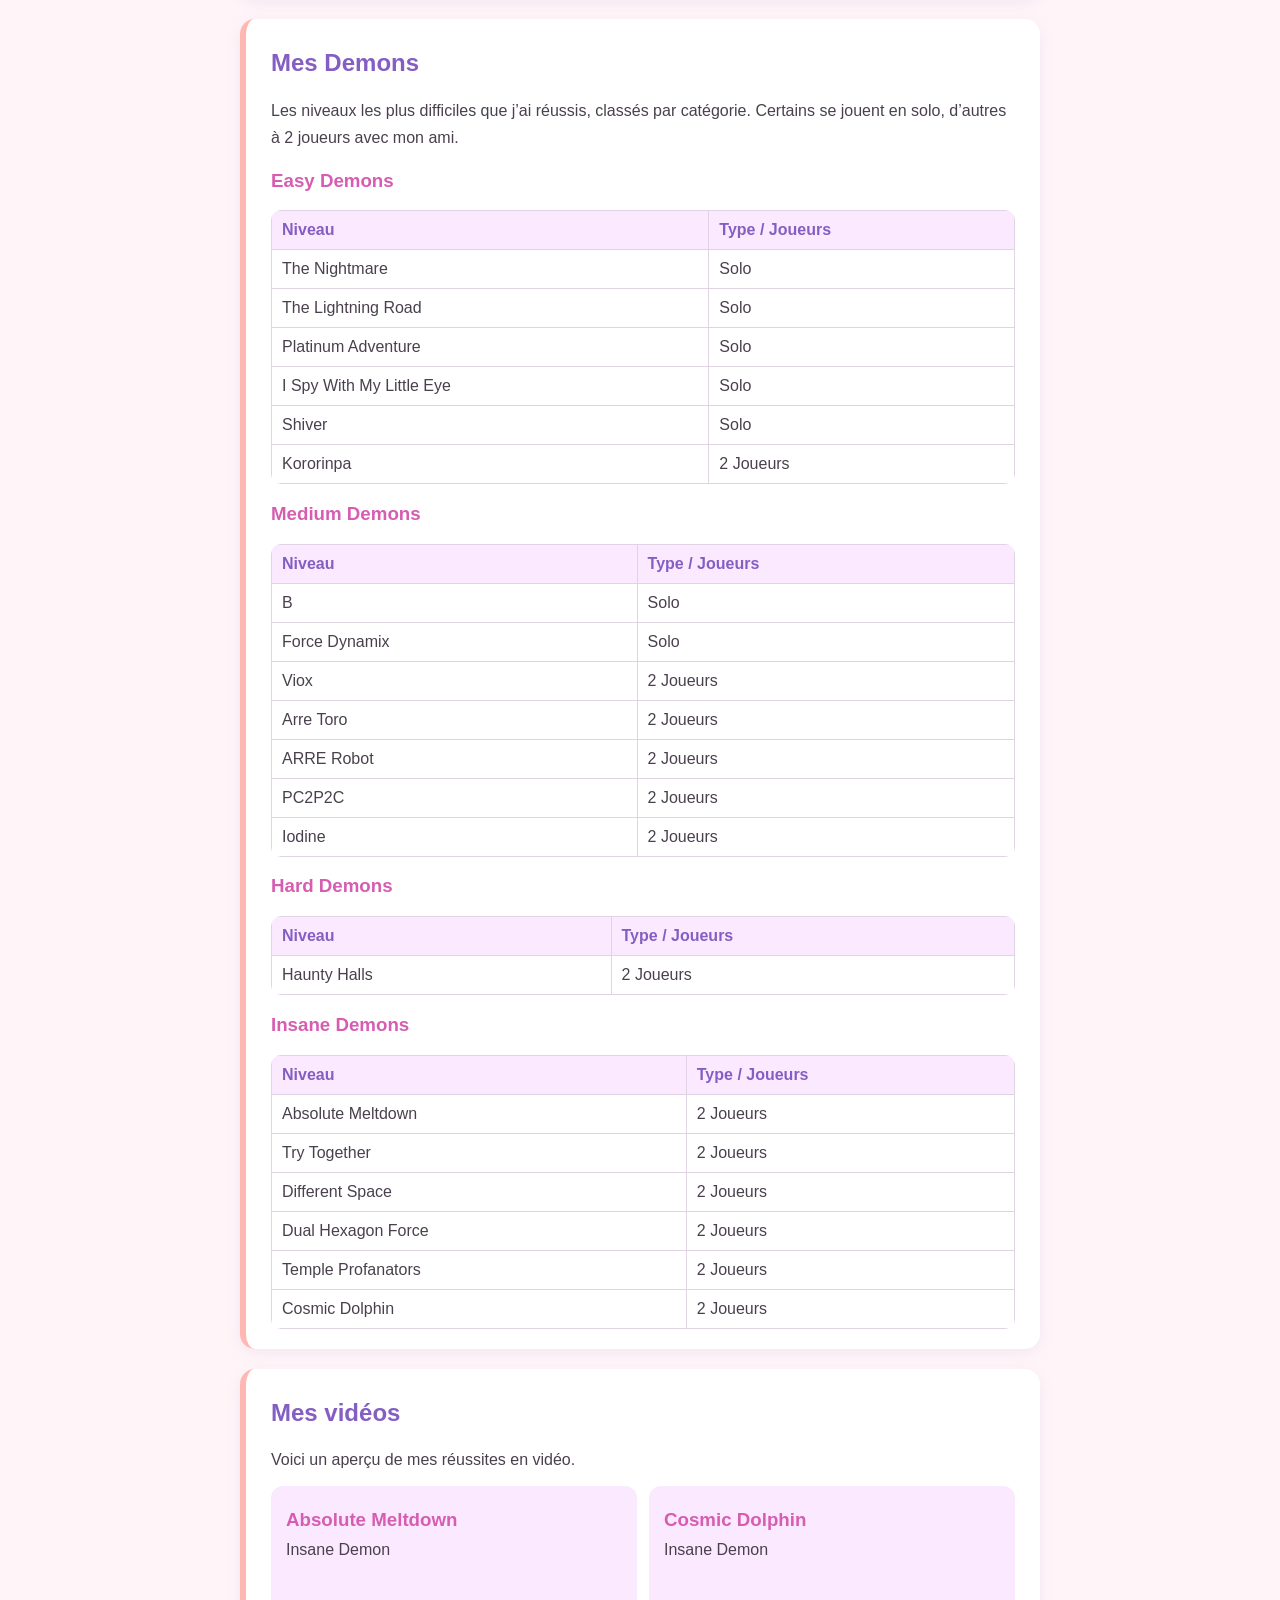
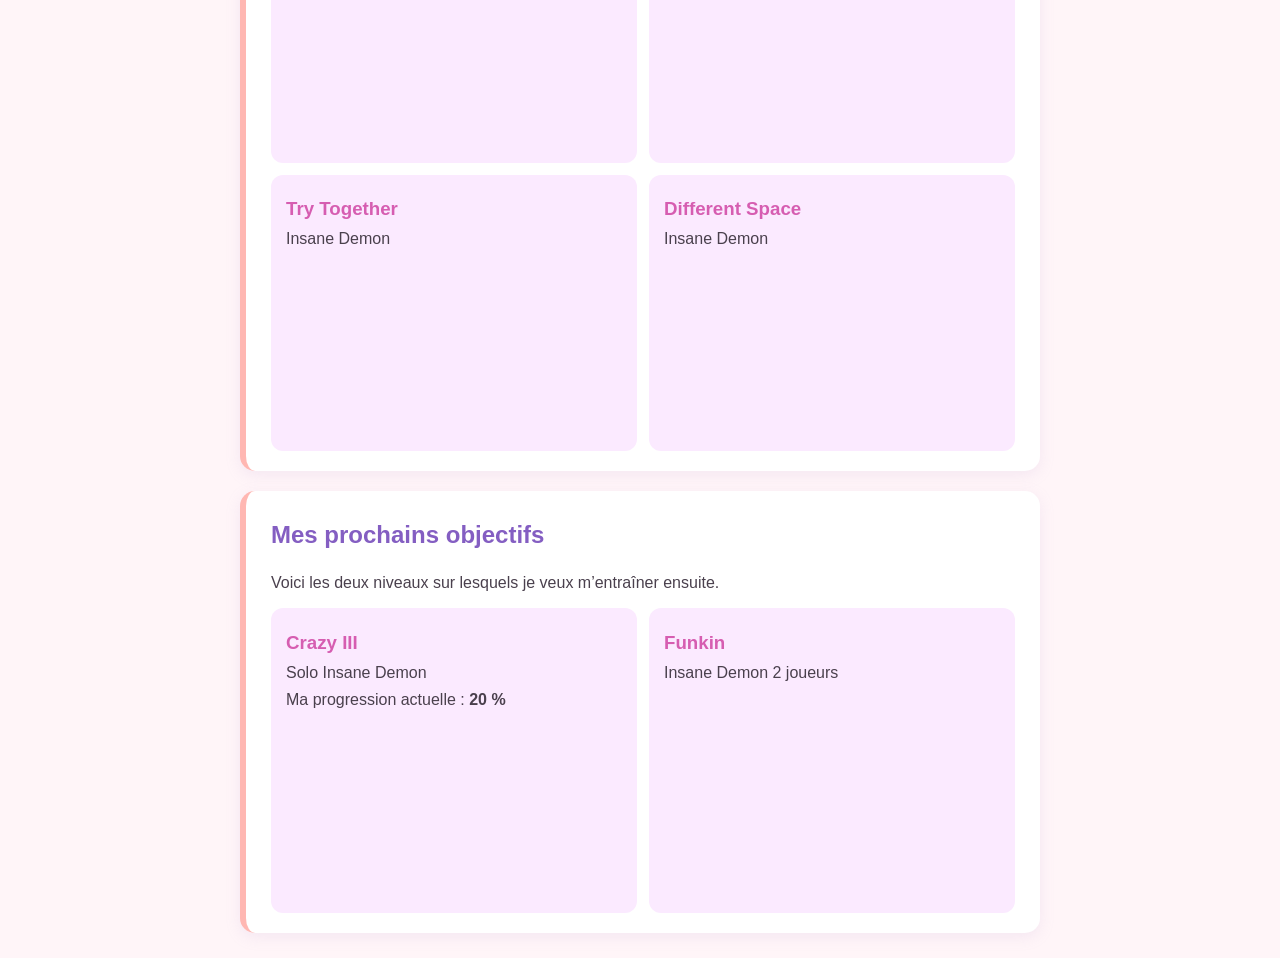
<file: gdsite/progression.html>
<!DOCTYPE html>
<html lang="fr">
<head>
  <meta charset="UTF-8">
  <meta name="viewport" content="width=device-width, initial-scale=1.0">
  <title>Ma progression - Geometry Dash</title>
  <link rel="icon" href="images/cube.svg">
  <link rel="stylesheet" href="css/style.css">
</head>
<body>
  <header>
    <h1>Geometry Dash</h1>
    <nav>
      <a href="indexgd.html">Accueil</a>
      <a href="jeu.html">Le jeu</a>
      <a href="progression.html">Ma progression</a>
      <a href="contact.html">Contact</a>
    </nav>
  </header>
  <main>
    <section>
    <h2>Mes niveaux terminés</h2>
    <p>Voici la liste complète de mes accomplissements par catégorie de difficulté.</p>
    <div class="cartes">
      <div class="carte stat">
        <p class="chiffre">21</p>
        <h3>niveaux officiels</h3>
      </div>
      <div class="carte stat">
        <p class="chiffre">20</p>
        <h3>Demons</h3>
      </div>
      <div class="carte stat">
        <p class="chiffre">13</p>
        <h3>Demons à 2 joueurs</h3>
      </div>
    </div>
    </section>

            <section>
    <h2>Les niveaux officiels</h2>
    <p>Ce sont les niveaux de base du jeu, de Stereo Madness jusqu’à Dash.</p>
    <table>
      <tr>
        <th>Niveau</th>
        <th>Difficulté</th>
        <th>Étoiles</th>
      </tr>
      <tr><td>Stereo Madness</td><td><span class="badge facile">Facile</span></td><td>1</td></tr>
      <tr><td>Back on Track</td><td><span class="badge facile">Facile</span></td><td>2</td></tr>
      <tr><td>Polargeist</td><td><span class="badge normal">Normal</span></td><td>3</td></tr>
      <tr><td>Dry Out</td><td><span class="badge normal">Normal</span></td><td>4</td></tr>
      <tr><td>Base After Base</td><td><span class="badge difficile">Difficile</span></td><td>5</td></tr>
      <tr><td>Can't Let Go</td><td><span class="badge difficile">Difficile</span></td><td>6</td></tr>
      <tr><td>Jumper</td><td><span class="badge plusdifficile">Plus difficile</span></td><td>7</td></tr>
      <tr><td>Time Machine</td><td><span class="badge plusdifficile">Plus difficile</span></td><td>7</td></tr>
      <tr><td>Cycles</td><td><span class="badge insane">Insane</span></td><td>8</td></tr>
      <tr><td>xStep</td><td><span class="badge insane">Insane</span></td><td>9</td></tr>
      <tr><td>Clutterfunk</td><td><span class="badge insane">Insane</span></td><td>10</td></tr>
      <tr><td>Theory of Everything</td><td><span class="badge insane">Insane</span></td><td>12</td></tr>
      <tr><td>Electroman Adventures</td><td><span class="badge insane">Insane</span></td><td>10</td></tr>
      <tr><td>Clubstep</td><td><span class="badge demon">Demon</span></td><td>14</td></tr>
      <tr><td>Electrodynamix</td><td><span class="badge insane">Insane</span></td><td>12</td></tr>
      <tr><td>Hexagon Force</td><td><span class="badge insane">Insane</span></td><td>12</td></tr>
      <tr><td>Blast Processing</td><td><span class="badge insane">Insane</span></td><td>10</td></tr>
      <tr><td>Geometrical Dominator</td><td><span class="badge insane">Insane</span></td><td>12</td></tr>
      <tr><td>Deadlocked</td><td><span class="badge demon">Demon</span></td><td>14</td></tr>
      <tr><td>Fingerdash</td><td><span class="badge insane">Insane</span></td><td>12</td></tr>
      <tr><td>Dash</td><td><span class="badge insane">Insane</span></td><td>12</td></tr>
    </table>
    </section>

    <section>
    <h2>Mes Demons</h2>
    <p>Les niveaux les plus difficiles que j’ai réussis, classés par catégorie. Certains se jouent en solo, d’autres à 2 joueurs avec mon ami.</p>

    <h3>Easy Demons</h3>
    <table>
      <tr>
        <th>Niveau</th>
        <th>Type / Joueurs</th>
      </tr>
      <tr><td>The Nightmare</td><td>Solo</td></tr>
      <tr><td>The Lightning Road</td><td>Solo</td></tr>
      <tr><td>Platinum Adventure</td><td>Solo</td></tr>
      <tr><td>I Spy With My Little Eye</td><td>Solo</td></tr>
      <tr><td>Shiver</td><td>Solo</td></tr>
      <tr><td>Kororinpa</td><td>2 Joueurs</td></tr>
    </table>

    <h3>Medium Demons</h3>
    <table>
      <tr>
        <th>Niveau</th>
        <th>Type / Joueurs</th>
      </tr>
      <tr><td>B</td><td>Solo</td></tr>
      <tr><td>Force Dynamix</td><td>Solo</td></tr>
      <tr><td>Viox</td><td>2 Joueurs</td></tr>
      <tr><td>Arre Toro</td><td>2 Joueurs</td></tr>
      <tr><td>ARRE Robot</td><td>2 Joueurs</td></tr>
      <tr><td>PC2P2C</td><td>2 Joueurs</td></tr>
      <tr><td>Iodine</td><td>2 Joueurs</td></tr>
    </table>

    <h3>Hard Demons</h3>
    <table>
      <tr>
        <th>Niveau</th>
        <th>Type / Joueurs</th>
      </tr>
      <tr><td>Haunty Halls</td><td>2 Joueurs</td></tr>
    </table>

    <h3>Insane Demons</h3>
    <table>
      <tr>
        <th>Niveau</th>
        <th>Type / Joueurs</th>
      </tr>
      <tr><td>Absolute Meltdown</td><td>2 Joueurs</td></tr>
      <tr><td>Try Together</td><td>2 Joueurs</td></tr>
      <tr><td>Different Space</td><td>2 Joueurs</td></tr>
      <tr><td>Dual Hexagon Force</td><td>2 Joueurs</td></tr>
      <tr><td>Temple Profanators</td><td>2 Joueurs</td></tr>
      <tr><td>Cosmic Dolphin</td><td>2 Joueurs</td></tr>
    </table>
    </section>

    <section>
    <h2>Mes vidéos</h2>
    <p>Voici un aperçu de mes réussites en vidéo.</p>
    <div class="cartes">
      <div class="carte">
        <h3>Absolute Meltdown</h3>
        <p>Insane Demon</p>
       <iframe width="560" height="315" src="https://www.youtube.com/embed/qyNTRb88zNs?si=M0ocwrbQK5AOJZri" title="YouTube video player" frameborder="0" allow="accelerometer; autoplay; clipboard-write; encrypted-media; gyroscope; picture-in-picture; web-share" referrerpolicy="strict-origin-when-cross-origin" allowfullscreen></iframe>
      </div>
      <div class="carte">
        <h3>Cosmic Dolphin</h3>
        <p>Insane Demon</p>
        <iframe width="560" height="315" src="https://www.youtube.com/embed/NwgnTZfysRc?si=r1IgACPdZR6arvFX" title="YouTube video player" frameborder="0" allow="accelerometer; autoplay; clipboard-write; encrypted-media; gyroscope; picture-in-picture; web-share" referrerpolicy="strict-origin-when-cross-origin" allowfullscreen></iframe>
      </div>
      <div class="carte">
        <h3>Try Together</h3>
        <p>Insane Demon</p>
        <iframe width="560" height="315" src="https://www.youtube.com/embed/OBSnl686N20?si=sAk6Y5LAlODN-2Fg" title="YouTube video player" frameborder="0" allow="accelerometer; autoplay; clipboard-write; encrypted-media; gyroscope; picture-in-picture; web-share" referrerpolicy="strict-origin-when-cross-origin" allowfullscreen></iframe>
      </div>
      <div class="carte">
        <h3>Different Space</h3>
        <p>Insane Demon</p>
        <iframe width="560" height="315" src="https://www.youtube.com/embed/12Ir038GaZ8?si=fOxM1Sg8B5TO2r71" title="YouTube video player" frameborder="0" allow="accelerometer; autoplay; clipboard-write; encrypted-media; gyroscope; picture-in-picture; web-share" referrerpolicy="strict-origin-when-cross-origin" allowfullscreen></iframe>
      </div>
    </div>
    </section>

    <section>
    <h2>Mes prochains objectifs</h2>
    <p>Voici les deux niveaux sur lesquels je veux m’entraîner ensuite.</p>
    <div class="cartes">
           <div class="carte">
        <h3>Crazy III</h3>
        <p>Solo Insane Demon</p>
        <p>Ma progression actuelle : <strong>20 %</strong></p>
        <iframe src="https://www.youtube.com/embed/1ynspvn8KSs?si=MPxaarTQgZp4HYFo" title="Crazy III" allowfullscreen></iframe>
      </div>
      <div class="carte">
        <h3>Funkin</h3>
        <p>Insane Demon 2 joueurs</p>
        <iframe src="https://www.youtube.com/embed/fZl-knNnHmU?si=yjcCDG-rLIb7sGC_" title="Funkin" allowfullscreen></iframe>
      </div>
    </div>
    </section>
        <a class="retour" href="#">Retour en haut</a>
  </main>
</body>
</html>
</file>
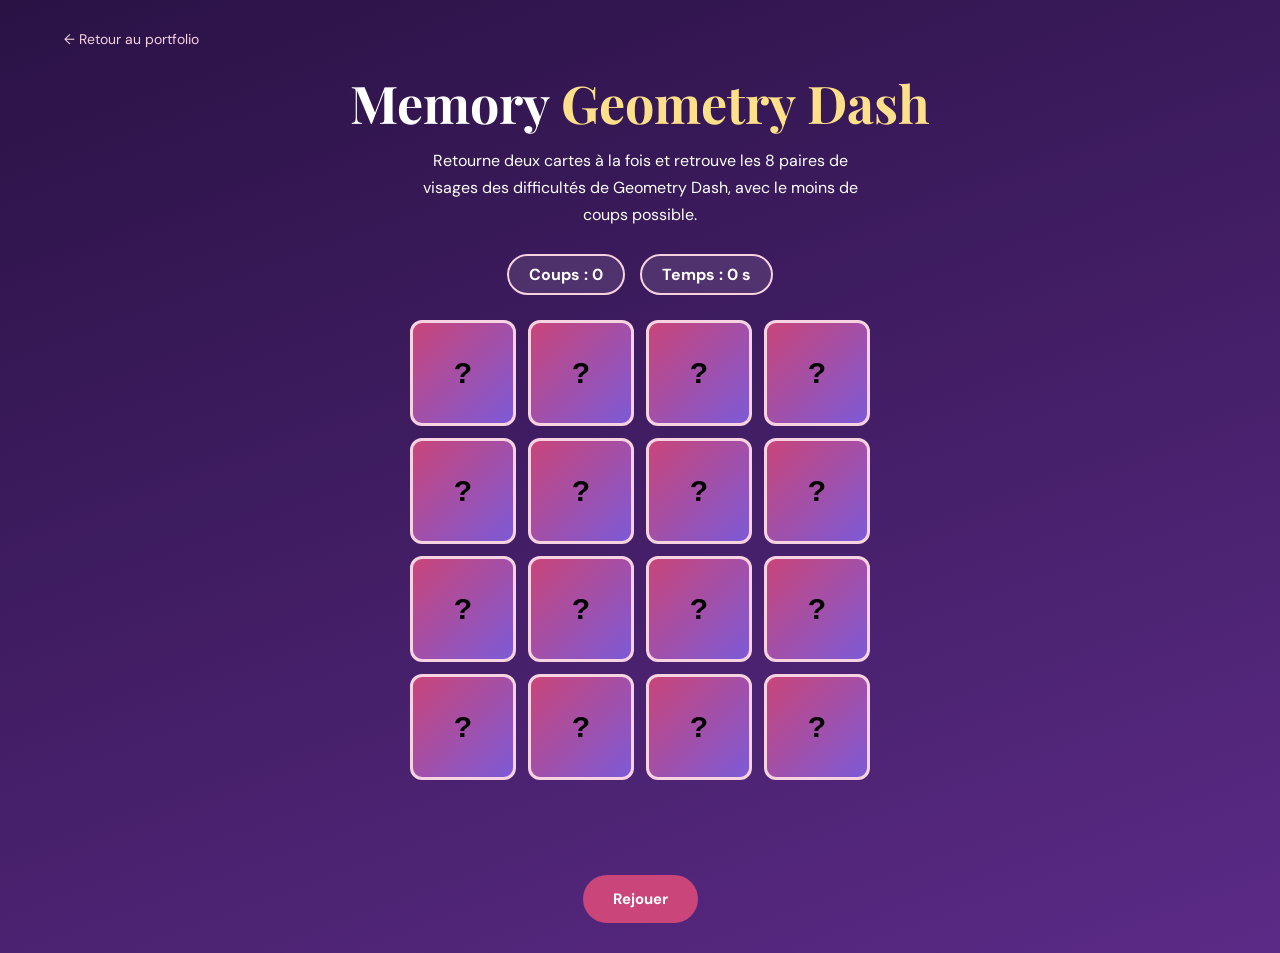
<file: memory/memory.html>
<!DOCTYPE html>
<html lang="fr">
<head>
<meta charset="UTF-8">
<meta name="viewport" content="width=device-width, initial-scale=1.0">
<title>Memory Geometry Dash</title>

<link rel="preconnect" href="https://fonts.googleapis.com">
<link href="https://fonts.googleapis.com/css2?family=DM+Sans:wght@400;500;700&family=Playfair+Display:wght@700&display=swap" rel="stylesheet">

<style>
:root {
  --fond: #2a1245;
  --rose: #f7d3e1;
  --framboise: #c9457a;
  --jaune: #ffe08a;
}

* {
  margin: 0;
  padding: 0;
  box-sizing: border-box;
}

body {
  font-family: 'DM Sans', sans-serif;
  background: linear-gradient(160deg, var(--fond), #5b2a86);
  color: white;
  min-height: 100vh;
  display: flex;
  flex-direction: column;
  align-items: center;
  padding: 30px 5%;
}

.retour {
  align-self: flex-start;
  color: var(--rose);
  text-decoration: none;
  font-size: 14px;
}

.retour:hover {
  text-decoration: underline;
}

h1 {
  font-family: 'Playfair Display', serif;
  font-size: clamp(32px, 6vw, 52px);
  margin: 20px 0 10px;
  text-align: center;
}

h1 span {
  color: var(--jaune);
}

.regle {
  max-width: 450px;
  text-align: center;
  line-height: 1.7;
  margin-bottom: 25px;
}

.infos {
  display: flex;
  gap: 15px;
  margin-bottom: 25px;
}

.infos div {
  background: rgba(255, 255, 255, 0.1);
  border: 2px solid var(--rose);
  border-radius: 30px;
  padding: 8px 20px;
  font-weight: 700;
}


.plateau {
  display: grid;
  grid-template-columns: repeat(4, 1fr);
  gap: 12px;
  width: min(100%, 460px);
}

.carte {
  aspect-ratio: 1;
  border: none;
  background: none;
  cursor: pointer;
  perspective: 600px;   
}

.carte-interieur {
  position: relative;
  display: block;
  width: 100%;
  height: 100%;
  transition: transform 0.4s;
  transform-style: preserve-3d;
}


.carte.retournee .carte-interieur,
.carte.trouvee .carte-interieur {
  transform: rotateY(180deg);
}

.face {
  position: absolute;
  inset: 0;
  display: flex;
  align-items: center;
  justify-content: center;
  border-radius: 12px;
  backface-visibility: hidden;
  border: 3px solid var(--rose);
}

.dos {
  background: linear-gradient(135deg, var(--framboise), #7d5ad6);
  font-size: 30px;
  font-weight: 700;
}

.devant {
  background: white;
    transform: rotateY(180deg);
}

.devant img {
  width: 82%;
  height: 82%;
  object-fit: contain;
}

.carte.trouvee .devant {
  background: var(--jaune);
  border-color: var(--jaune);
}

.carte:focus-visible {
  outline: 3px solid var(--jaune);
  outline-offset: 3px;
  border-radius: 12px;
}

.message {
  min-height: 60px;
  margin: 25px 0 10px;
  text-align: center;
  font-size: 20px;
  font-weight: 700;
  color: var(--jaune);
}

.btn {
  background: var(--framboise);
  color: white;
  border: none;
  border-radius: 30px;
  padding: 14px 30px;
  font-size: 15px;
  font-weight: 700;
  font-family: inherit;
  cursor: pointer;
  transition: 0.3s;
}

.btn:hover {
  background: #a54468;
  transform: translateY(-3px);
}

@media (prefers-reduced-motion: reduce) {
  .carte-interieur,
  .btn {
    transition: none;
  }
}
</style>
</head>

<body>

<a href="https://plemicines-art.github.io/inesgluscevic.github.io/" class="retour">← Retour au portfolio</a>

<h1>Memory <span>Geometry Dash</span></h1>
<p class="regle">Retourne deux cartes à la fois et retrouve les 8 paires de visages des difficultés de Geometry Dash, avec le moins de coups possible.</p>

<div class="infos">
  <div>Coups : <span id="coups">0</span></div>
  <div>Temps : <span id="temps">0</span> s</div>
</div>

<div class="plateau" id="plateau"></div>

<p class="message" id="message"></p>

<button class="btn" id="rejouer">Rejouer</button>

<script>

const faces = [
  { nom: 'Easy', image: '[data-uri]' },
  { nom: 'Normal', image: '[data-uri]' },
  { nom: 'Hard', image: '[data-uri]' },
  { nom: 'Harder', image: '[data-uri]' },
  { nom: 'Insane', image: '[data-uri]' },
  { nom: 'Easy Demon', image: '[data-uri]' },
  { nom: 'Hard Demon', image: '[data-uri]' },
  { nom: 'Extreme Demon', image: '[data-uri]' }
];
</script>

<script>
const plateau = document.getElementById('plateau');
const coupsEl = document.getElementById('coups');
const tempsEl = document.getElementById('temps');
const messageEl = document.getElementById('message');

let premiereCarte = null;
let bloque = false;
let coups = 0;
let paires = 0;
let secondes = 0;
let chrono = null;

function demarrer() {
  clearInterval(chrono);
  chrono = null;
  premiereCarte = null;
  bloque = false;
  coups = 0;
  paires = 0;
  secondes = 0;
  coupsEl.textContent = 0;
  tempsEl.textContent = 0;
  messageEl.textContent = '';
  plateau.innerHTML = '';

 
  const cartes = [...faces, ...faces];
  cartes.sort(() => Math.random() - 0.5);

  cartes.forEach(face => {
    const carte = document.createElement('button');
    carte.className = 'carte';
    carte.dataset.symbole = face.nom;
    carte.setAttribute('aria-label', 'Carte cachée');
    carte.innerHTML =
      '<span class="carte-interieur">' +
        '<span class="face dos">?</span>' +
        '<span class="face devant"><img src="' + face.image + '" alt="' + face.nom + '"></span>' +
      '</span>';
    carte.addEventListener('click', () => cliquer(carte));
    plateau.appendChild(carte);
  });
}

function cliquer(carte) {
  if (bloque) return;
  if (carte.classList.contains('retournee') || carte.classList.contains('trouvee')) return;

  
  if (chrono === null) {
    chrono = setInterval(() => {
      secondes++;
      tempsEl.textContent = secondes;
    }, 1000);
  }

  carte.classList.add('retournee');

  if (premiereCarte === null) {
    premiereCarte = carte;
    return;
  }


  coups++;
  coupsEl.textContent = coups;

  if (premiereCarte.dataset.symbole === carte.dataset.symbole) {
    premiereCarte.classList.replace('retournee', 'trouvee');
    carte.classList.replace('retournee', 'trouvee');
    premiereCarte = null;
    paires++;
    if (paires === faces.length) gagner();
  } else {
    bloque = true;
    const autre = premiereCarte;
    premiereCarte = null;
    setTimeout(() => {
      autre.classList.remove('retournee');
      carte.classList.remove('retournee');
      bloque = false;
    }, 900);
  }
}

function gagner() {
  clearInterval(chrono);
  messageEl.textContent = 'Bravo ! Tu as gagné en ' + coups + ' coups et ' + secondes + ' secondes.';
}

document.getElementById('rejouer').addEventListener('click', demarrer);
demarrer();
</script>

</body>
</html>
</file>
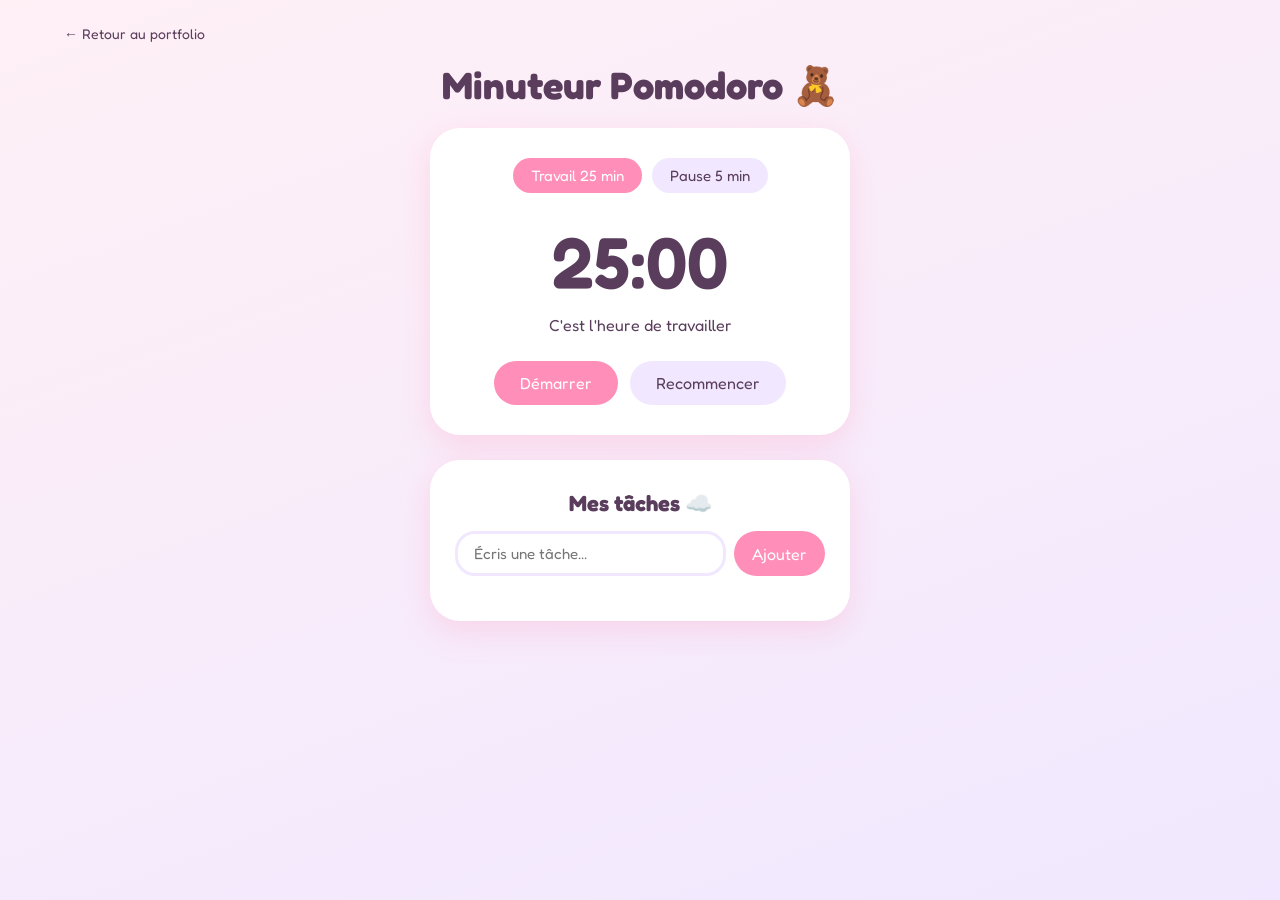
<file: pomodoro/pomodoro.html>
<!DOCTYPE html>
<html lang="fr">
<head>
<meta charset="UTF-8">
<meta name="viewport" content="width=device-width, initial-scale=1.0">
<title>Minuteur Pomodoro</title>

<link rel="preconnect" href="https://fonts.googleapis.com">
<link href="https://fonts.googleapis.com/css2?family=Fredoka:wght@400;500;600&display=swap" rel="stylesheet">

<style>
:root {
  --couleur: #ff8fb8;
  --couleur-claire: #ffd3e4;
  --texte: #5a3d5c;
  --fond: #fff0f6;
}

body.pause {
  --couleur: #6fd6aa;
  --couleur-claire: #d4f6e8;
}

* {
  margin: 0;
  padding: 0;
  box-sizing: border-box;
}

body {
  font-family: 'Fredoka', sans-serif;
  background: linear-gradient(160deg, #fff0f6, #f1e8ff);
  color: var(--texte);
  min-height: 100vh;
  display: flex;
  flex-direction: column;
  align-items: center;
  padding: 25px 5% 50px;
}

.retour {
  align-self: flex-start;
  color: var(--texte);
  text-decoration: none;
  font-size: 14px;
}

.retour:hover {
  text-decoration: underline;
}

h1 {
  font-size: clamp(28px, 7vw, 38px);
  margin: 20px 0;
  text-align: center;
}

main {
  width: 100%;
  display: flex;
  flex-direction: column;
  align-items: center;
}

.carte {
  width: min(100%, 420px);
  background: white;
  border-radius: 30px;
  box-shadow: 0 10px 30px rgba(255, 143, 184, 0.25);
  padding: 30px 25px;
  margin-bottom: 25px;
  text-align: center;
}

.onglets {
  display: flex;
  justify-content: center;
  gap: 10px;
}

.onglet {
  border: none;
  background: #f1e8ff;
  color: var(--texte);
  font-family: inherit;
  font-size: 15px;
  padding: 8px 18px;
  border-radius: 20px;
  cursor: pointer;
}

.onglet.actif {
  background: var(--couleur);
  color: white;
}

.temps {
  font-size: 72px;
  font-weight: 600;
  margin: 25px 0 10px;
}

.message {
  min-height: 26px;
  margin-bottom: 20px;
}

.boutons {
  display: flex;
  justify-content: center;
  gap: 12px;
}

.btn {
  border: none;
  background: var(--couleur);
  color: white;
  font-family: inherit;
  font-size: 16px;
  padding: 12px 26px;
  border-radius: 30px;
  cursor: pointer;
}

.btn:hover {
  opacity: 0.85;
}

.btn.clair {
  background: #f1e8ff;
  color: var(--texte);
}

h2 {
  font-size: 22px;
  margin-bottom: 15px;
}

.ajout {
  display: flex;
  gap: 8px;
  margin-bottom: 15px;
}

.ajout input {
  flex: 1;
  min-width: 0;
  border: 3px solid #f1e8ff;
  border-radius: 20px;
  padding: 10px 16px;
  font-family: inherit;
  font-size: 15px;
  color: var(--texte);
}

.ajout input:focus {
  outline: none;
  border-color: var(--couleur);
}

.ajout .btn {
  padding: 10px 18px;
}

.liste {
  list-style: none;
  text-align: left;
}

.liste li {
  display: flex;
  align-items: center;
  gap: 10px;
  background: var(--fond);
  border-radius: 16px;
  padding: 10px 14px;
  margin-bottom: 8px;
}

.liste span {
  flex: 1;
  cursor: pointer;
  word-break: break-word;
}

.liste li.faite span {
  text-decoration: line-through;
  opacity: 0.5;
}

.liste button {
  border: none;
  background: none;
  color: var(--texte);
  font-size: 16px;
  cursor: pointer;
  opacity: 0.5;
}

.liste button:hover {
  opacity: 1;
}
</style>
</head>

<body>

<a href="https://plemicines-art.github.io/inesgluscevic.github.io/" class="retour">← Retour au portfolio</a>

<h1>Minuteur Pomodoro 🧸</h1>

<main>

  <section class="carte">
    <div class="onglets">
      <button class="onglet actif" id="ongletTravail">Travail 25 min</button>
      <button class="onglet" id="ongletPause">Pause 5 min</button>
    </div>

    <div class="temps" id="temps">25:00</div>

    <p class="message" id="message">C'est l'heure de travailler</p>

    <div class="boutons">
      <button class="btn" id="demarrer">Démarrer</button>
      <button class="btn clair" id="recommencer">Recommencer</button>
    </div>
  </section>

  <section class="carte">
    <h2>Mes tâches ☁️</h2>

    <form class="ajout" id="formulaire">
      <input type="text" id="nouvelleTache" placeholder="Écris une tâche..." maxlength="60" aria-label="Nouvelle tâche">
      <button class="btn" type="submit">Ajouter</button>
    </form>

    <ul class="liste" id="liste"></ul>
  </section>

</main>

<script>
const tempsEl = document.getElementById('temps');
const messageEl = document.getElementById('message');
const boutonDemarrer = document.getElementById('demarrer');
const ongletTravail = document.getElementById('ongletTravail');
const ongletPause = document.getElementById('ongletPause');

let mode = 'travail';
let secondes = 25 * 60;
let minuteur = null;

function afficher() {
  const min = String(Math.floor(secondes / 60)).padStart(2, '0');
  const sec = String(secondes % 60).padStart(2, '0');
  tempsEl.textContent = min + ':' + sec;
}

function arreter() {
  clearInterval(minuteur);
  minuteur = null;
  boutonDemarrer.textContent = 'Démarrer';
}

function changerMode(nouveauMode) {
  arreter();
  mode = nouveauMode;
  if (mode === 'travail') {
    secondes = 25 * 60;
    messageEl.textContent = "C'est l'heure de travailler";
  } else {
    secondes = 5 * 60;
    messageEl.textContent = "C'est l'heure de la pause";
  }
  document.body.classList.toggle('pause', mode === 'pause');
  ongletTravail.classList.toggle('actif', mode === 'travail');
  ongletPause.classList.toggle('actif', mode === 'pause');
  afficher();
}

function terminer() {
  if (mode === 'travail') {
    changerMode('pause');
    messageEl.textContent = 'Bravo ! Tu peux faire une pause';
  } else {
    changerMode('travail');
    messageEl.textContent = 'La pause est finie, on repart !';
  }
}

function demarrer() {
  if (minuteur !== null) {
    arreter();
    return;
  }
  boutonDemarrer.textContent = 'Pause';
  minuteur = setInterval(function () {
    secondes = secondes - 1;
    afficher();
    if (secondes === 0) {
      terminer();
    }
  }, 1000);
}

boutonDemarrer.addEventListener('click', demarrer);
ongletTravail.addEventListener('click', function () { changerMode('travail'); });
ongletPause.addEventListener('click', function () { changerMode('pause'); });
document.getElementById('recommencer').addEventListener('click', function () { changerMode(mode); });

const formulaire = document.getElementById('formulaire');
const champ = document.getElementById('nouvelleTache');
const liste = document.getElementById('liste');

formulaire.addEventListener('submit', function (e) {
  e.preventDefault();
  const texte = champ.value.trim();
  if (texte === '') return;

  const li = document.createElement('li');

  const span = document.createElement('span');
  span.textContent = texte;
  span.addEventListener('click', function () {
    li.classList.toggle('faite');
  });

  const supprimer = document.createElement('button');
  supprimer.textContent = '✕';
  supprimer.setAttribute('aria-label', 'Supprimer la tâche');
  supprimer.addEventListener('click', function () {
    li.remove();
  });

  li.appendChild(span);
  li.appendChild(supprimer);
  liste.appendChild(li);
  champ.value = '';
});

afficher();
</script>

</body>
</html>
</file>
<file: gdsite/css/style.css>
body {
  font-family: Arial, sans-serif;
  background-color: #fff5f8;
  background-image: url("../images/wall.gif");
  background-size: cover;
  background-position: center;
  background-attachment: fixed;
  color: #4a404d;
  margin: 0;
}

header {
  background-color: #461f67;
  color: white;
  padding: 20px 30px;
  border-bottom: 5px solid #ffb7b2;
}

header h1 {
  margin: 0 0 15px 0;
  text-shadow: 2px 2px 0px rgba(0, 0, 0, 0.1);
}

nav a {
  display: inline-block;
  background-color: #ffdac1;
  color: #5d4e60;
  text-decoration: none;
  padding: 8px 16px;
  margin-right: 10px;
  border-radius: 20px;
  font-weight: bold;
  transition: 0.2s;
}

nav a:hover {
  background-color: #ffb7b2;
  color: white;
}

main {
  max-width: 800px;
  margin: 25px auto;
  padding: 0 15px;
}

section {
  background-color: #ffffff;
  padding: 10px 25px 20px 25px;
  margin-bottom: 20px;
  border-radius: 15px;
  border-left: 6px solid #ffb7b2;
  box-shadow: 0 4px 15px rgba(179, 156, 208, 0.15);
}

h2 {
  color: #845ec2;
}

h3 {
  color: #d65db1;
}

img, video {
  max-width: 100%;
  border-radius: 10px;
}

table {
  border-collapse: collapse;
  width: 100%;
  background-color: white;
  border-radius: 10px;
  overflow: hidden;
}

th, td {
  border: 1px solid #e0d4e4;
  padding: 10px;
  text-align: left;
}

th {
  background-color: #fbeaff;
  color: #845ec2;
}

label {
  display: block;
  margin-top: 10px;
  color: #6c5b7b;
  font-weight: bold;
}

label.cote {
  display: inline;
  margin-right: 20px;
  font-weight: normal;
}

button, input[type="submit"] {
  background-color: #ffb7b2;
  color: white;
  border: none;
  padding: 10px 20px;
  border-radius: 20px;
  font-weight: bold;
  cursor: pointer;
  transition: 0.2s;
}

button:hover, input[type="submit"]:hover {
  background-color: #ff9aa2;
}

@media screen and (max-width: 768px) {
  body {
    font-size: 16px;
  }
}

p {
  margin: 0 0 12px 0;
  line-height: 1.7;
}

li {
  margin-bottom: 8px;
  line-height: 1.6;
}

.astuce {
  background-color: #fff3e6;
  border-left: 5px solid #ffb7b2;
  border-radius: 10px;
  padding: 10px 15px;
  margin: 15px 0;
}

.astuce p {
  margin: 0;
}

.cartes {
  display: flex;
  flex-wrap: wrap;
  gap: 12px;
}

.carte {
  flex: 1 1 220px;
  background-color: #fbeaff;
  border-radius: 12px;
  padding: 5px 15px 10px 15px;
}

.carte h3 {
  margin-bottom: 5px;
}

.carte p {
  margin: 0;
}

.chiffre {
  font-size: 2.2rem;
  font-weight: bold;
  color: #845ec2;
  text-align: center;
  margin: 0;
}

.stat {
  text-align: center;
}

.stat h3 {
  margin: 0;
}


.carte video, .carte iframe {
  width: 100%;
  display: block;
}

iframe {
  max-width: 100%;
  aspect-ratio: 16 / 9;
  height: auto;
  border: none;
  border-radius: 10px;
}
/* Pastilles de difficulté */

.badge {
  display: inline-block;
  padding: 3px 12px;
  border-radius: 20px;
  font-size: 0.9rem;
  font-weight: bold;
  color: white;
}

.badge.facile { background-color: #7bc67e; }
.badge.normal { background-color: #f2c14e; color: #4a404d; }
.badge.difficile { background-color: #f08a5d; }
.badge.plusdifficile { background-color: #e8704f; }
.badge.insane { background-color: #e0607e; }
.badge.demon { background-color: #845ec2; }

/* Bouton retour en haut */

.retour {
  position: fixed;
  bottom: 20px;
  right: 20px;
  background-color: #ffb7b2;
  color: white;
  text-decoration: none;
  padding: 10px 18px;
  border-radius: 20px;
  font-weight: bold;
  box-shadow: 0 4px 10px rgba(179, 156, 208, 0.4);
  transition: 0.2s;
}

.gif-coin {
  position: absolute;
  top: 20px;
  right: 20px;
  width: 60px; /* Ajustez la taille si besoin */
  height: auto;
}

.retour:hover {
  background-color: #845ec2;
}
</file>
